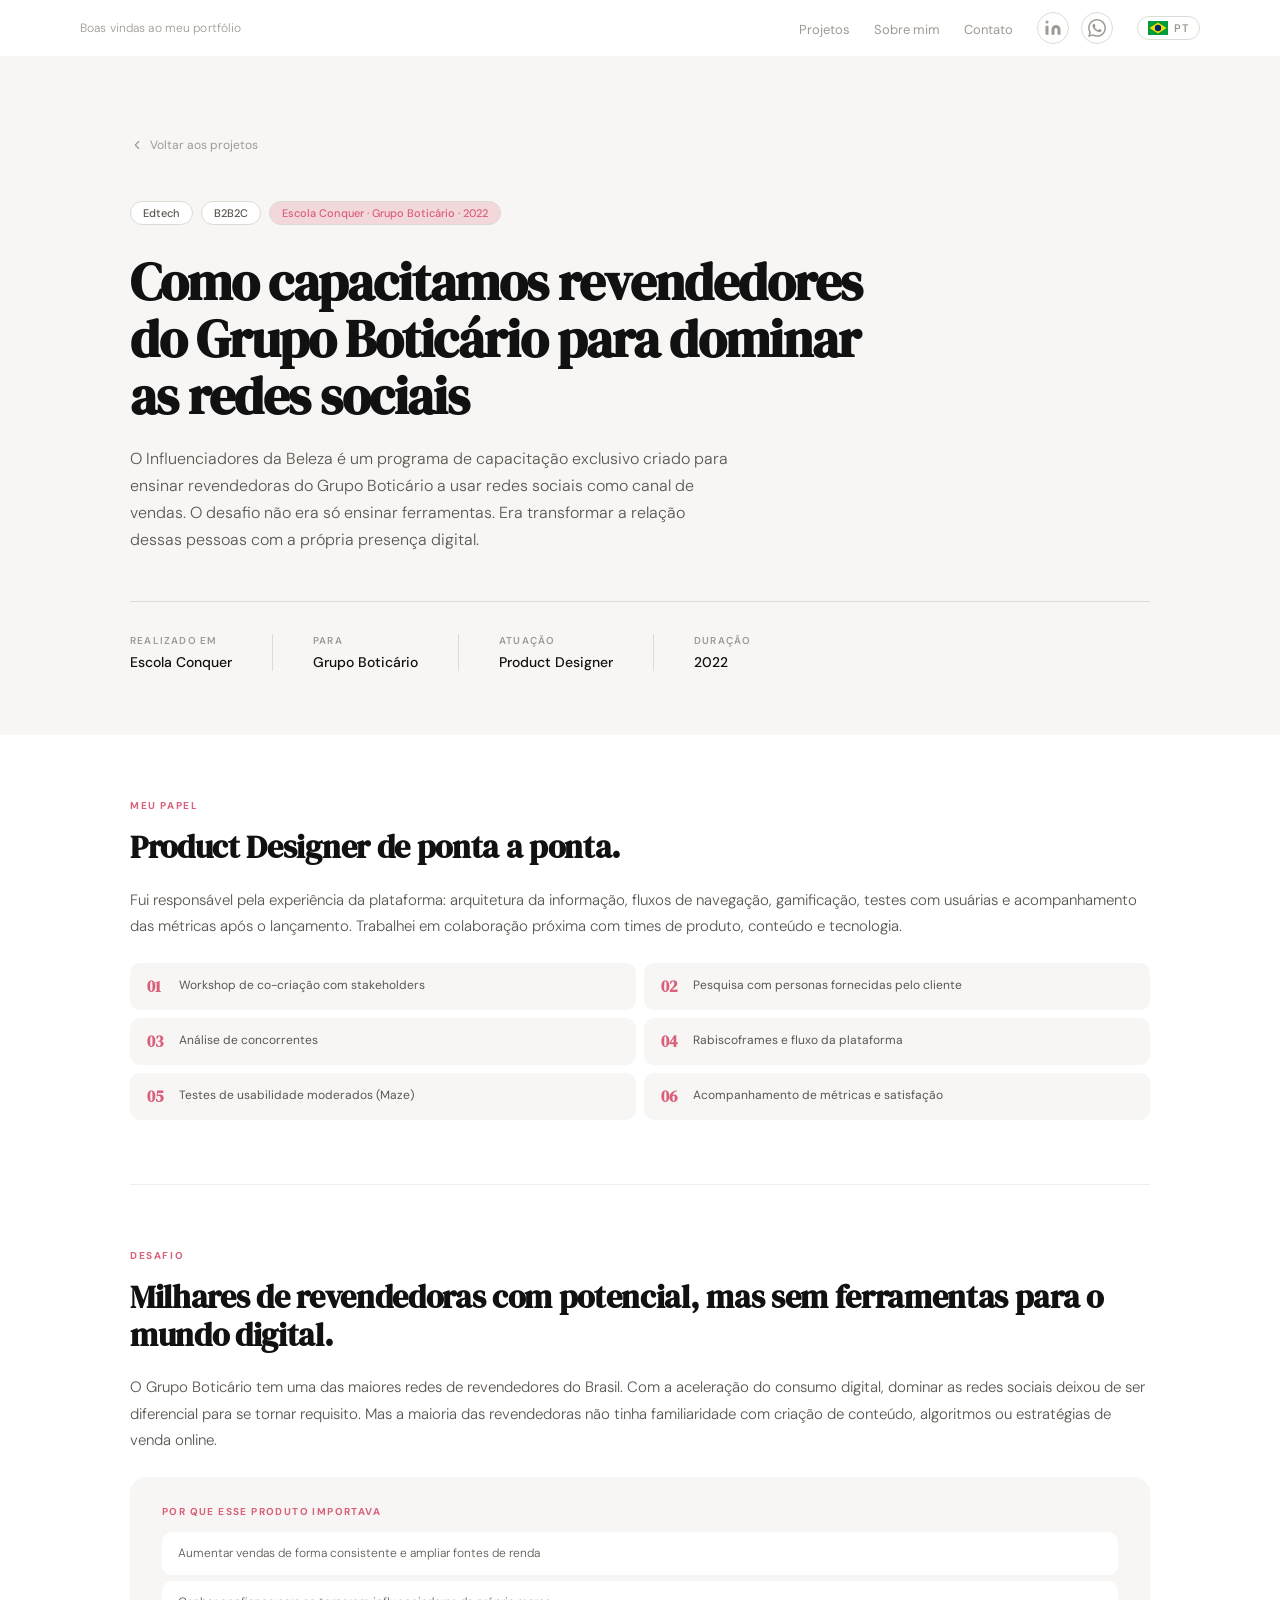
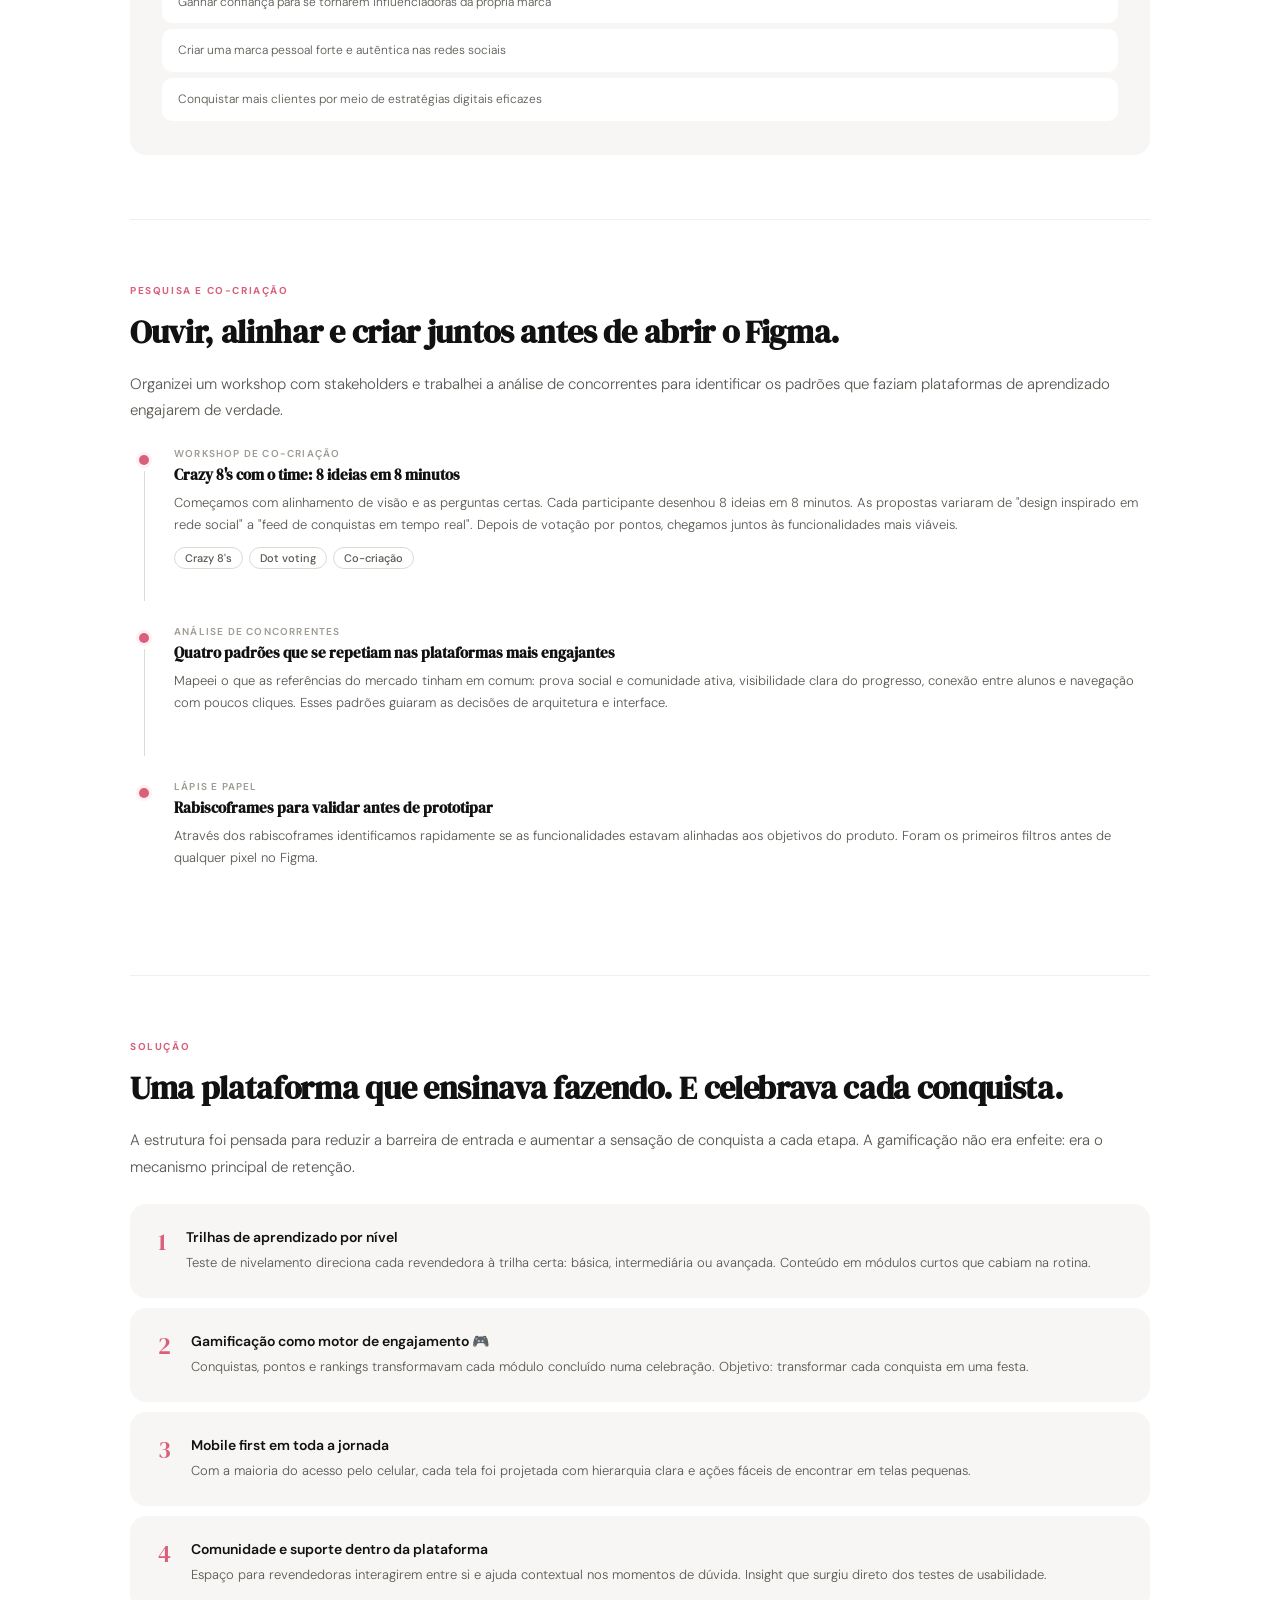
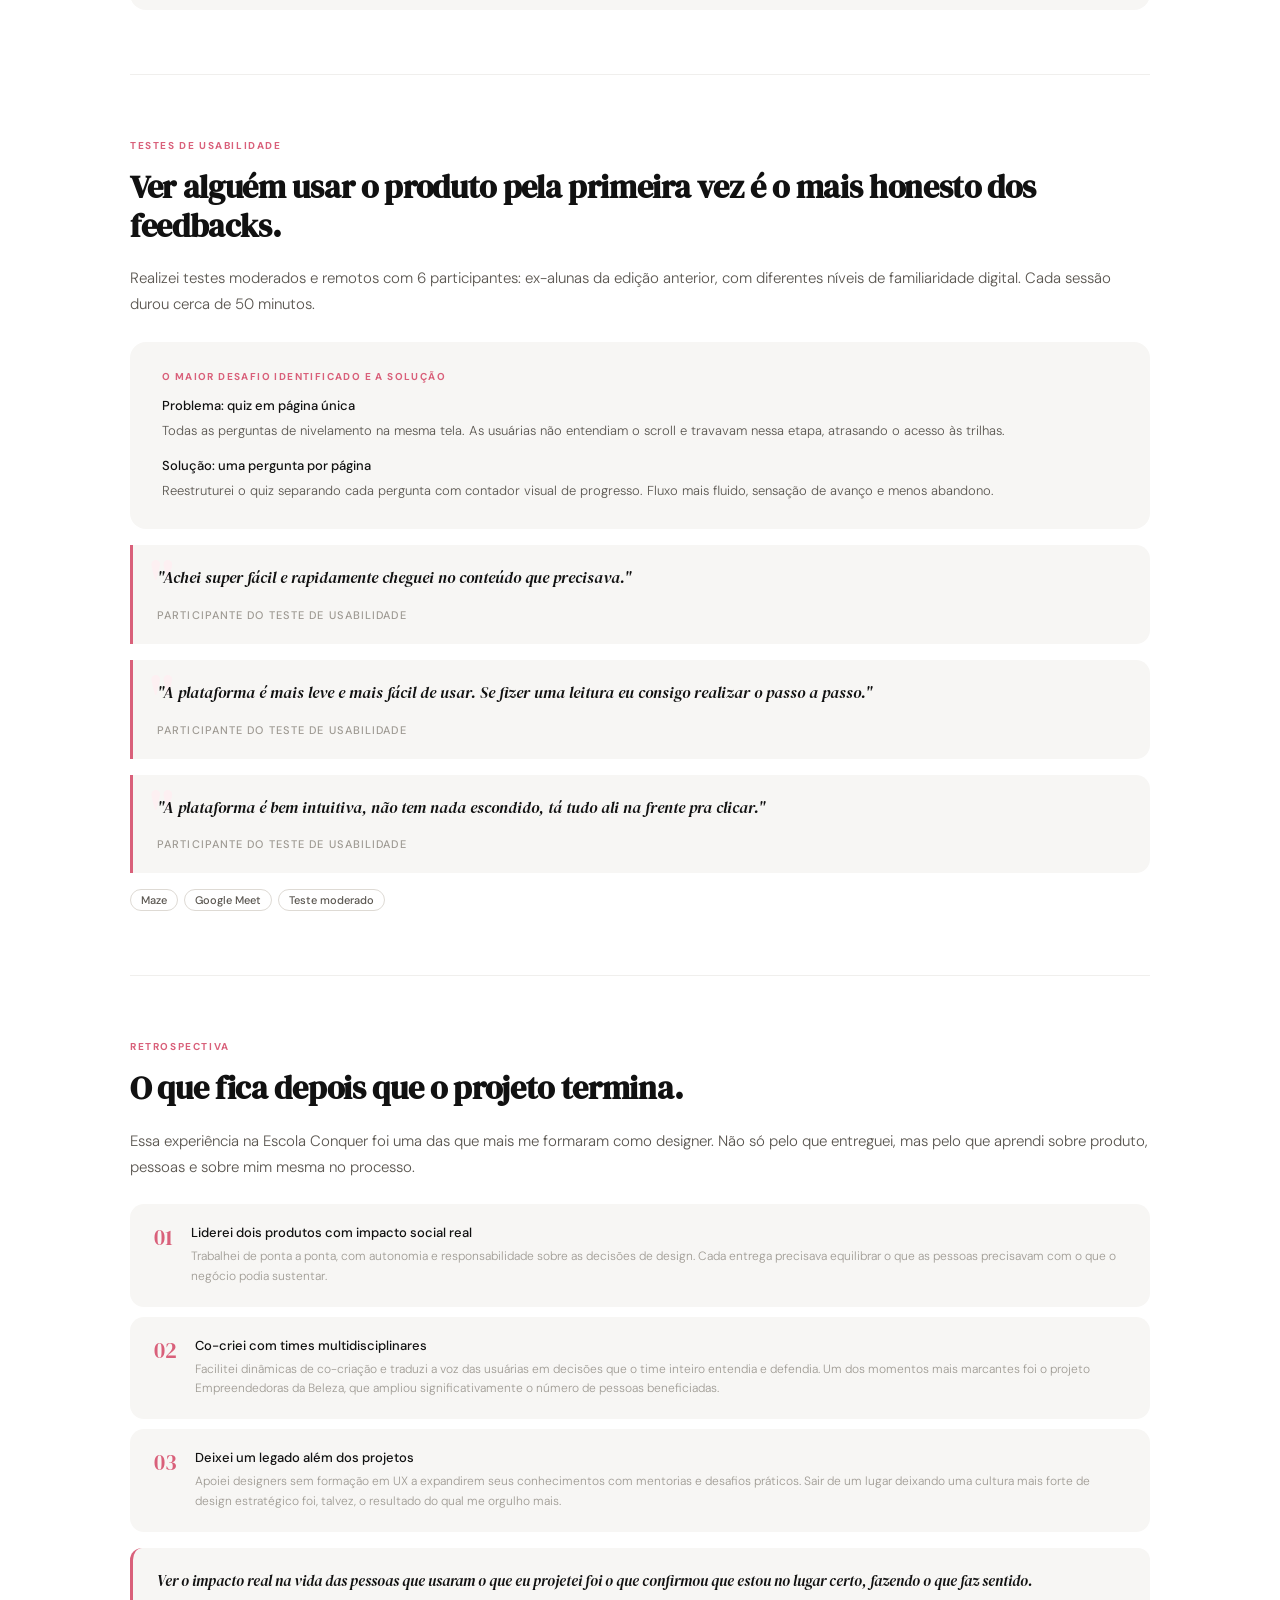
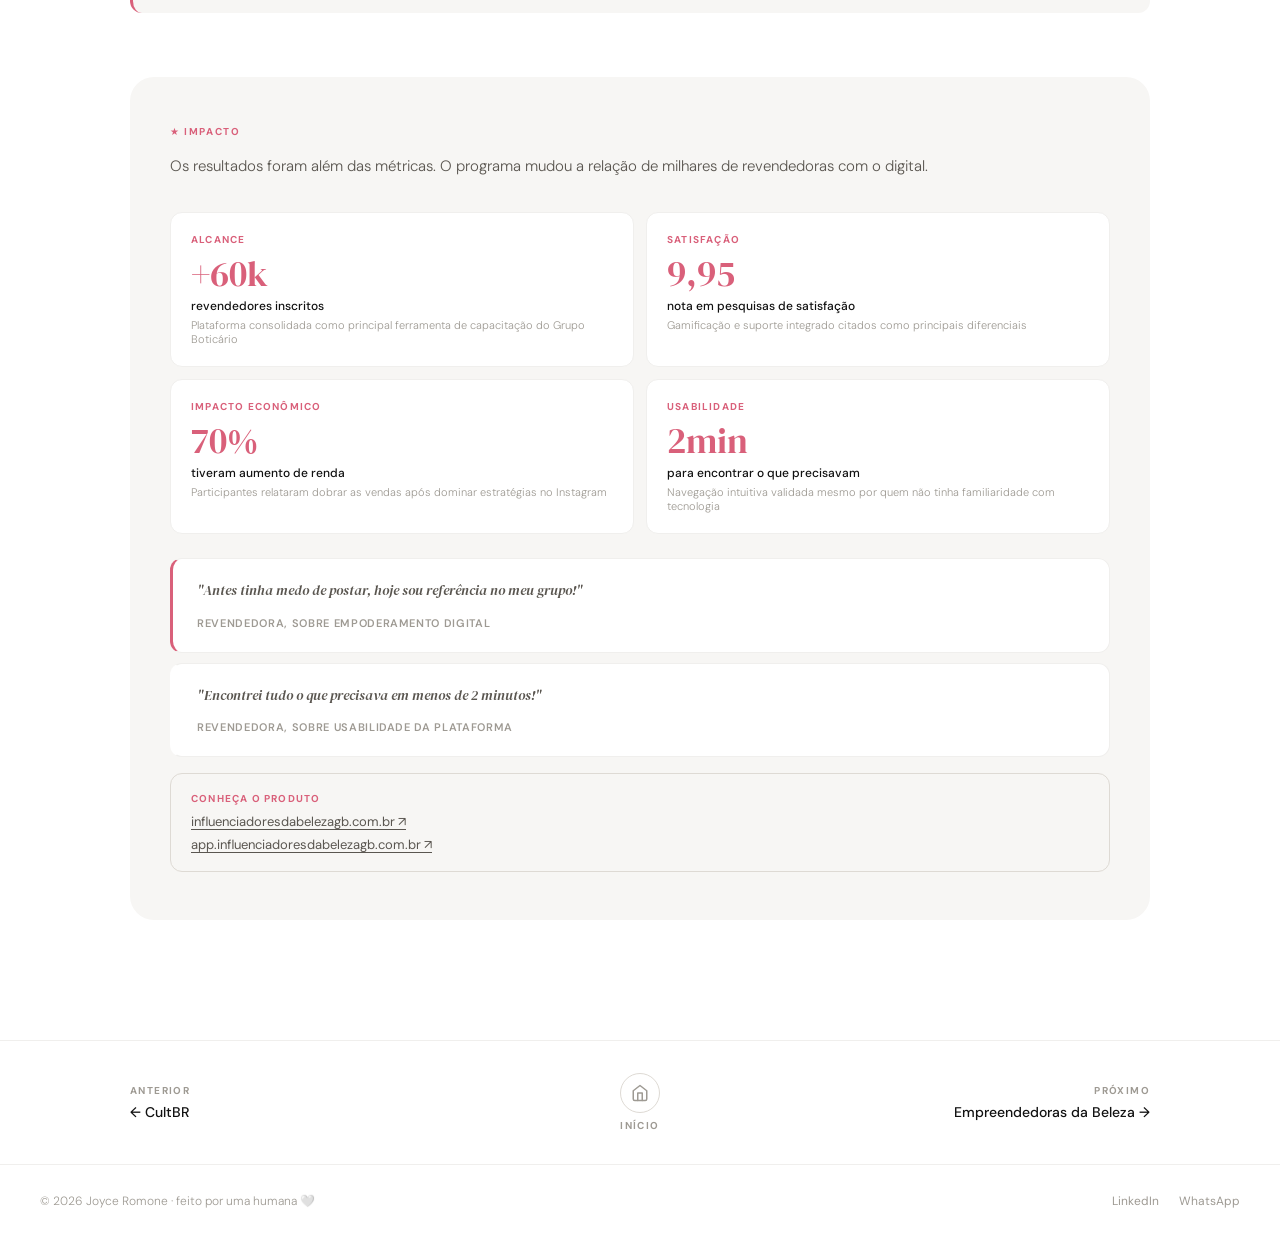
<file: case-boticario.html>
<!DOCTYPE html>
<html lang="pt-BR">
<head>
  <meta charset="UTF-8" />
  <meta name="viewport" content="width=device-width, initial-scale=1.0" />
  <title>Influenciadores da Beleza · Joyce Romone</title>
  <link rel="preconnect" href="https://fonts.googleapis.com" />
  <link rel="preconnect" href="https://fonts.gstatic.com" crossorigin />
  <link href="https://fonts.googleapis.com/css2?family=DM+Serif+Display:ital@0;1&family=DM+Sans:ital,opsz,wght@0,9..40,300;0,9..40,400;0,9..40,500;0,9..40,600;1,9..40,300&display=swap" rel="stylesheet" />
  <link rel="stylesheet" href="style.css" />
  <link rel="stylesheet" href="case-einscricao.html" />
  <style>
    /* reutiliza o mesmo padrão de case-einscricao — estilos inline aqui */
    .case-page{padding-top:56px}
    .case-hero {
      background: var(--off);
      color: var(--black);
      padding: 80px 0 64px;
    }
    .case-hero__back{display:inline-flex;align-items:center;gap:6px;font-size:12px;font-weight:400;color:var(--gray-3);margin-bottom:48px;transition:color .2s;text-decoration:none}
    .case-hero__back:hover{color:var(--black)}
    .case-hero__tags{display:flex;flex-wrap:wrap;gap:8px;margin-bottom:28px}
    .case-hero__tag{font-size:11px;font-weight:500;padding:4px 12px;border-radius:100px;background: var(--white); border: 1px solid var(--gray-2);color: var(--gray-4);border:1px solid var(--gray-2)}
    .case-hero__tag--pink{background:rgba(217,96,122,.2);color:var(--pink)}
    .case-hero__title{font-family:'DM Serif Display',serif;font-size:clamp(28px,4.5vw,52px);line-height:1.1;letter-spacing:-.02em;color:var(--black);max-width:760px;margin-bottom:20px}
    .case-hero__summary{font-size:16px;font-weight:300;color:var(--gray-4);line-height:1.7;max-width:600px}
    .case-hero__meta{display:flex;gap:0;margin-top:48px;border-top:1px solid var(--gray-2);padding-top:32px;flex-wrap:wrap;gap:0}
    .case-hero__meta-item{padding-right:40px;margin-right:40px;border-right:1px solid var(--gray-2)}
    .case-hero__meta-item:last-child{border-right:none;padding-right:0;margin-right:0}
    .case-hero__meta-label{font-size:10px;font-weight:600;letter-spacing:.12em;text-transform:uppercase;color:var(--gray-3);margin-bottom:6px}
    .case-hero__meta-value{font-size:14px;font-weight:500;color:var(--black)}
    .case-body {
      max-width: 1100px;
      margin: 0 auto;
      padding: 0 40px 120px;
    }
    .case-section{padding:64px 0 0}
    .case-section__label{font-size:10px;font-weight:700;letter-spacing:.16em;text-transform:uppercase;color:var(--pink);margin-bottom:16px;display:block}
    .case-section__title{font-family:'DM Serif Display',serif;font-size:clamp(22px,3vw,32px);line-height:1.2;letter-spacing:-.01em;color:var(--black);margin-bottom:20px}
    .case-section__lead{font-size:15px;font-weight:300;color:var(--gray-4);line-height:1.75;margin-bottom:24px}
    .case-divider{height:1px;background:var(--gray-1);margin:64px 0 0}
    .case-box{background:var(--off);border-radius:16px;padding:28px 32px;margin-bottom:16px}
    .case-box__label{font-size:10px;font-weight:700;letter-spacing:.14em;text-transform:uppercase;color:var(--pink);margin-bottom:14px;display:block}
    .role-grid{display:grid;grid-template-columns:1fr 1fr;gap:8px;margin-bottom:20px}
    .role-item{background:var(--off);border-radius:10px;padding:12px 16px;display:flex;gap:12px;align-items:flex-start}
    .role-item__num{font-family:'DM Serif Display',serif;font-size:16px;color:var(--pink);flex-shrink:0;line-height:1.3}
    .role-item__text{font-size:12px;font-weight:400;color:var(--gray-4);line-height:1.5}
    .timeline{display:flex;flex-direction:column}
    .timeline__item{display:grid;grid-template-columns:28px 1fr;gap:16px}
    .timeline__spine{display:flex;flex-direction:column;align-items:center}
    .timeline__dot{width:10px;height:10px;border-radius:50%;background:var(--pink);flex-shrink:0;margin-top:4px}
    .timeline__line{width:1px;flex:1;background:var(--gray-2);margin-top:6px}
    .timeline__item:last-child .timeline__line{display:none}
    .timeline__content{padding-bottom:32px}
    .timeline__step{font-size:10px;font-weight:600;letter-spacing:.12em;text-transform:uppercase;color:var(--gray-3);margin-bottom:6px}
    .timeline__title{font-size:15px;font-weight:600;color:var(--black);margin-bottom:8px}
    .timeline__text{font-size:13px;font-weight:300;color:var(--gray-4);line-height:1.7;margin-bottom:10px}
    .tool-pills{display:flex;flex-wrap:wrap;gap:6px}
    .tool-pill{font-size:11px;font-weight:500;padding:3px 10px;border-radius:100px;background:var(--white);color:var(--gray-4);border:1px solid var(--gray-2)}
    .pain-item{padding:12px 16px;background:var(--white);border-radius:10px;font-size:12px;font-weight:300;color:var(--gray-4);line-height:1.55;margin-bottom:6px}
    .stat-row{display:grid;grid-template-columns:repeat(3,1fr);gap:10px;margin-bottom:14px}
    .stat-card{background:var(--white);border-radius:12px;padding:18px;text-align:center}
    .stat-card__num{font-family:'DM Serif Display',serif;font-size:32px;color:var(--pink);margin-bottom:4px}
    .stat-card__label{font-size:11px;font-weight:500;color:var(--black);margin-bottom:4px}
    .stat-card__sub{font-size:10px;font-weight:300;color:var(--gray-3);line-height:1.5}
    .case-quote{border-left:3px solid var(--pink);padding:20px 24px;margin:16px 0;background:var(--off);border-radius:0 14px 14px 0}
    .case-quote__text{font-family:'DM Serif Display',serif;font-size:16px;font-style:italic;color:var(--black);line-height:1.6;margin-bottom:12px}
    .case-quote__author{font-size:11px;font-weight:500;color:var(--gray-3);text-transform:uppercase;letter-spacing:.1em}
    .feature-item{background:var(--off);border-radius:16px;padding:24px 28px;margin-bottom:10px;display:flex;gap:20px;align-items:flex-start}
    .feature-item__num{font-family:'DM Serif Display',serif;font-size:24px;color:var(--pink);flex-shrink:0;line-height:1;margin-top:2px}
    .feature-item__title{font-size:14px;font-weight:600;color:var(--black);margin-bottom:6px}
    .feature-item__desc{font-size:13px;font-weight:300;color:var(--gray-4);line-height:1.7}
    .case-impact{background: var(--off);border-radius:24px;padding:48px 40px;margin-top:64px}
    .case-impact__label{font-size:10px;font-weight:700;letter-spacing:.16em;text-transform:uppercase;color:var(--pink);margin-bottom:16px;display:block}
    .case-impact__intro{font-size:15px;font-weight:300;color:var(--gray-4);line-height:1.7;margin-bottom:32px}
    .impact-grid{display:grid;grid-template-columns:1fr 1fr;gap:12px;margin-bottom:24px}
    .impact-card{background:var(--white);border:1px solid var(--gray-1);border-radius:12px;padding:20px}
    .impact-card__label{font-size:10px;font-weight:700;letter-spacing:.12em;text-transform:uppercase;color:var(--pink);margin-bottom:10px}
    .impact-card__num{font-family:'DM Serif Display',serif;font-size:36px;color:var(--pink);line-height:1;margin-bottom:6px}
    .impact-card__title{font-size:12px;font-weight:500;color:var(--black);margin-bottom:4px}
    .impact-card__sub{font-size:11px;font-weight:300;color:var(--gray-3)}
    .impact-quote{background:var(--white);border:1px solid var(--gray-1);border-radius:12px;padding:20px 24px;border-left:3px solid var(--pink);margin-bottom:10px}
    .impact-quote__text{font-family:'DM Serif Display',serif;font-style:italic;font-size:14px;line-height:1.7;color:var(--gray-4);margin-bottom:8px}
    .impact-quote__author{font-size:11px;font-weight:600;color:var(--gray-3);letter-spacing:.06em;text-transform:uppercase}
    .challenge-item{background:var(--off);border-radius:14px;padding:20px 24px;margin-bottom:10px;display:flex;gap:18px;align-items:flex-start}
    .challenge-item__num{font-family:'DM Serif Display',serif;font-size:22px;color:var(--pink);flex-shrink:0;line-height:1;margin-top:2px}
    .challenge-item__title{font-size:13px;font-weight:500;color:var(--black);margin-bottom:6px}
    .challenge-item__desc{font-size:12px;font-weight:300;color:var(--gray-3);line-height:1.65}
    .validation-note{background:var(--off);border-radius:14px;padding:20px 24px;display:flex;gap:16px;align-items:flex-start;margin-top:16px}
    .validation-note__icon{width:28px;height:28px;border-radius:50%;background:var(--pink);color:var(--black);display:flex;align-items:center;justify-content:center;font-size:13px;font-weight:700;flex-shrink:0}
    .media-placeholder{background:var(--off);border:2px dashed var(--gray-2);border-radius:16px;display:flex;flex-direction:column;align-items:center;justify-content:center;gap:8px;padding:40px 20px;margin-bottom:16px;text-align:center}
    .media-placeholder__icon{font-size:28px;color:var(--gray-3)}
    .media-placeholder__label{font-size:13px;font-weight:500;color:var(--gray-3)}
    .media-placeholder__sub{font-size:11px;font-weight:300;color:var(--gray-3)}
    .product-link{display:flex;flex-direction:column;gap:6px;margin-top:8px}
    .product-link a{font-size:13px;font-weight:400;color:var(--gray-4);text-decoration:underline;text-underline-offset:3px}
    @media(max-width:768px){.case-body {
      max-width: 1100px;
      margin: 0 auto;
      padding: 0 40px 120px;
    }.case-hero {
      background: var(--off);
      color: var(--black);
      padding: 80px 0 64px;
    }.case-hero__meta{flex-direction:column;gap:20px}.case-hero__meta-item{border-right:none;padding-right:0;margin-right:0;border-bottom:1px solid var(--gray-2);padding-bottom:20px}.case-hero__meta-item:last-child{border-bottom:none;padding-bottom:0}.role-grid{grid-template-columns:1fr}.stat-row{grid-template-columns:1fr 1fr}.impact-grid{grid-template-columns:1fr}.case-impact{padding:32px 24px;border-radius:16px}}
    @media(max-width:480px){.stat-row{grid-template-columns:1fr}}

    /* ── CASE NAV ── */
    .case-nav {
      border-top: 1px solid var(--gray-1);
      background: var(--white);
      padding: 32px 0;
    }
    .case-nav__inner {
      max-width: 1100px;
      margin: 0 auto;
      padding: 0 40px;
      display: grid;
      grid-template-columns: 1fr auto 1fr;
      align-items: center;
      gap: 24px;
    }
    .case-nav__item {
      display: flex;
      flex-direction: column;
      gap: 6px;
      text-decoration: none;
    }
    .case-nav__item--prev { align-items: flex-start; }
    .case-nav__item--next { align-items: flex-end; }
    .case-nav__item--disabled { pointer-events: none; opacity: .25; }
    .case-nav__label {
      font-size: 10px;
      font-weight: 700;
      letter-spacing: .14em;
      text-transform: uppercase;
      color: var(--gray-3);
    }
    .case-nav__title {
      font-size: 14px;
      font-weight: 500;
      color: var(--black);
      transition: color .2s;
    }
    .case-nav__item:hover .case-nav__title { color: var(--pink); }
    .case-nav__home {
      display: flex;
      flex-direction: column;
      align-items: center;
      gap: 6px;
      text-decoration: none;
    }
    .case-nav__home-icon {
      width: 40px;
      height: 40px;
      border-radius: 50%;
      border: 1px solid var(--gray-2);
      display: flex;
      align-items: center;
      justify-content: center;
      color: var(--gray-3);
      transition: border-color .2s, color .2s;
    }
    .case-nav__home:hover .case-nav__home-icon {
      border-color: var(--pink);
      color: var(--pink);
    }
    .case-nav__home-label {
      font-size: 10px;
      font-weight: 700;
      letter-spacing: .14em;
      text-transform: uppercase;
      color: var(--gray-3);
    }
    @media (max-width: 600px) {
      .case-nav__inner { padding: 0 24px; gap: 12px; }
      .case-nav__title { font-size: 12px; }
    }

  </style>
</head>
<body class="case-page">

  <nav class="nav scrolled" id="nav">
    <div class="nav__inner">
      <span class="nav__greeting">Boas vindas ao meu portfólio</span>
      <div class="nav__right">
        <ul class="nav__links">
          <li><a href="index.html#projects">Projetos</a></li>
          <li><a href="index.html#about">Sobre mim</a></li>
          <li><a href="contato.html">Contato</a></li>
        </ul>
        <div class="nav__icons">
          <a href="https://www.linkedin.com/in/joyromone/" target="_blank" class="nav__icon-link" aria-label="LinkedIn"><svg width="18" height="18" viewBox="0 0 24 24" fill="currentColor"><path d="M16 8a6 6 0 0 1 6 6v7h-4v-7a2 2 0 0 0-2-2 2 2 0 0 0-2 2v7h-4v-7a6 6 0 0 1 6-6z"/><rect x="2" y="9" width="4" height="12"/><circle cx="4" cy="4" r="2"/></svg></a>
          <a href="https://api.whatsapp.com/send?phone=555582996967877" target="_blank" class="nav__icon-link" aria-label="WhatsApp"><svg width="18" height="18" viewBox="0 0 24 24" fill="currentColor"><path d="M17.472 14.382c-.297-.149-1.758-.867-2.03-.967-.273-.099-.471-.148-.67.15-.197.297-.767.966-.94 1.164-.173.199-.347.223-.644.075-.297-.15-1.255-.463-2.39-1.475-.883-.788-1.48-1.761-1.653-2.059-.173-.297-.018-.458.13-.606.134-.133.298-.347.446-.52.149-.174.198-.298.298-.497.099-.198.05-.371-.025-.52-.075-.149-.669-1.612-.916-2.207-.242-.579-.487-.5-.669-.51-.173-.008-.371-.01-.57-.01-.198 0-.52.074-.792.372-.272.297-1.04 1.016-1.04 2.479 0 1.462 1.065 2.875 1.213 3.074.149.198 2.096 3.2 5.077 4.487.709.306 1.262.489 1.694.625.712.227 1.36.195 1.871.118.571-.085 1.758-.719 2.006-1.413.248-.694.248-1.289.173-1.413-.074-.124-.272-.198-.57-.347m-5.421 7.403h-.004a9.87 9.87 0 0 1-5.031-1.378l-.361-.214-3.741.982.998-3.648-.235-.374a9.86 9.86 0 0 1-1.51-5.26c.001-5.45 4.436-9.884 9.888-9.884 2.64 0 5.122 1.03 6.988 2.898a9.825 9.825 0 0 1 2.893 6.994c-.003 5.45-4.437 9.884-9.885 9.884m8.413-18.297A11.815 11.815 0 0 0 12.05 0C5.495 0 .16 5.335.157 11.892c0 2.096.547 4.142 1.588 5.945L.057 24l6.305-1.654a11.882 11.882 0 0 0 5.683 1.448h.005c6.554 0 11.89-5.335 11.893-11.893a11.821 11.821 0 0 0-3.48-8.413z"/></svg></a>
        </div>
        <button class="nav__hamburger" id="navHamburger" aria-label="Menu" onclick="toggleMobileMenu()"><span></span><span></span><span></span></button>
        <div class="nav__lang" id="langToggle">
          <span class="nav__lang-current"><svg width="20" height="14" viewBox="0 0 20 14" xmlns="http://www.w3.org/2000/svg"><rect width="20" height="14" fill="#009c3b"/><polygon points="10,1.5 18.5,7 10,12.5 1.5,7" fill="#fedf00"/><circle cx="10" cy="7" r="3.2" fill="#002776"/></svg><span>PT</span></span>
          <div class="nav__lang-dropdown" id="langDropdown">
            <button class="nav__lang-option nav__lang-option--active" data-lang="pt"><svg width="20" height="14" viewBox="0 0 24 16" xmlns="http://www.w3.org/2000/svg"><rect width="24" height="16" fill="#009c3b"/><polygon points="12,1.5 22,8 12,14.5 2,8" fill="#fedf00"/><circle cx="12" cy="8" r="3.8" fill="#002776"/></svg><span>PT</span></button>
            <button class="nav__lang-option" data-lang="en"><svg width="20" height="14" viewBox="0 0 24 16" xmlns="http://www.w3.org/2000/svg"><rect width="24" height="16" fill="#012169"/><rect x="10" y="0" width="4" height="16" fill="white"/><rect x="0" y="6" width="24" height="4" fill="white"/><rect x="11" y="0" width="2" height="16" fill="#C8102E"/><rect x="0" y="7" width="24" height="2" fill="#C8102E"/></svg><span>EN</span></button>
            <button class="nav__lang-option" data-lang="es"><svg width="20" height="14" viewBox="0 0 24 16" xmlns="http://www.w3.org/2000/svg"><rect width="24" height="16" fill="#c60b1e"/><rect y="3.5" width="24" height="9" fill="#ffc400"/></svg><span>ES</span></button>
          </div>
        </div>
      </div>
    </div>
  </nav>

  <div class="mobile-menu" id="mobileMenu">
    <div class="mobile-menu__inner">
      <nav class="mobile-menu__nav">
        <a href="index.html#projects" class="mobile-menu__link" onclick="closeMobileMenu()">Projetos</a>
        <a href="index.html#about" class="mobile-menu__link" onclick="closeMobileMenu()">Sobre mim</a>
        <a href="contato.html" class="mobile-menu__link">Contato</a>
      </nav>
    </div>
  </div>

  <!-- HERO -->
  <section class="case-hero">
    <div class="container">
      <a href="index.html" class="case-hero__back">
        <svg width="14" height="14" viewBox="0 0 24 24" fill="none" stroke="currentColor" stroke-width="2" stroke-linecap="round" stroke-linejoin="round"><polyline points="15 18 9 12 15 6"/></svg>
        Voltar aos projetos
      </a>
      <div class="case-hero__tags">
        <span class="case-hero__tag">Edtech</span>
        <span class="case-hero__tag">B2B2C</span>
        <span class="case-hero__tag case-hero__tag--pink">Escola Conquer · Grupo Boticário · 2022</span>
      </div>
      <h1 class="case-hero__title">Como capacitamos revendedores do Grupo Boticário para dominar as redes sociais</h1>
      <p class="case-hero__summary">O Influenciadores da Beleza é um programa de capacitação exclusivo criado para ensinar revendedoras do Grupo Boticário a usar redes sociais como canal de vendas. O desafio não era só ensinar ferramentas. Era transformar a relação dessas pessoas com a própria presença digital.</p>
      <div class="case-hero__meta">
        <div class="case-hero__meta-item"><div class="case-hero__meta-label">Realizado em</div><div class="case-hero__meta-value">Escola Conquer</div></div>
        <div class="case-hero__meta-item"><div class="case-hero__meta-label">Para</div><div class="case-hero__meta-value">Grupo Boticário</div></div>
        <div class="case-hero__meta-item"><div class="case-hero__meta-label">Atuação</div><div class="case-hero__meta-value">Product Designer</div></div>
        <div class="case-hero__meta-item"><div class="case-hero__meta-label">Duração</div><div class="case-hero__meta-value">2022</div></div>
      </div>
    </div>
  </section>

  <!-- CORPO -->
  <div class="case-body">

    <!-- MEU PAPEL -->
    <div class="case-section">
      <span class="case-section__label">Meu papel</span>
      <h2 class="case-section__title">Product Designer de ponta a ponta.</h2>
      <p class="case-section__lead">Fui responsável pela experiência da plataforma: arquitetura da informação, fluxos de navegação, gamificação, testes com usuárias e acompanhamento das métricas após o lançamento. Trabalhei em colaboração próxima com times de produto, conteúdo e tecnologia.</p>
      <div class="role-grid">
        <div class="role-item"><span class="role-item__num">01</span><span class="role-item__text">Workshop de co-criação com stakeholders</span></div>
        <div class="role-item"><span class="role-item__num">02</span><span class="role-item__text">Pesquisa com personas fornecidas pelo cliente</span></div>
        <div class="role-item"><span class="role-item__num">03</span><span class="role-item__text">Análise de concorrentes</span></div>
        <div class="role-item"><span class="role-item__num">04</span><span class="role-item__text">Rabiscoframes e fluxo da plataforma</span></div>
        <div class="role-item"><span class="role-item__num">05</span><span class="role-item__text">Testes de usabilidade moderados (Maze)</span></div>
        <div class="role-item"><span class="role-item__num">06</span><span class="role-item__text">Acompanhamento de métricas e satisfação</span></div>
      </div>
    </div>

    <div class="case-divider"></div>

    <!-- DESAFIO -->
    <div class="case-section">
      <span class="case-section__label">Desafio</span>
      <h2 class="case-section__title">Milhares de revendedoras com potencial, mas sem ferramentas para o mundo digital.</h2>
      <p class="case-section__lead">O Grupo Boticário tem uma das maiores redes de revendedores do Brasil. Com a aceleração do consumo digital, dominar as redes sociais deixou de ser diferencial para se tornar requisito. Mas a maioria das revendedoras não tinha familiaridade com criação de conteúdo, algoritmos ou estratégias de venda online.</p>
      <div class="case-box">
        <span class="case-box__label">Por que esse produto importava</span>
        <div class="pain-item">Aumentar vendas de forma consistente e ampliar fontes de renda</div>
        <div class="pain-item">Ganhar confiança para se tornarem influenciadoras da própria marca</div>
        <div class="pain-item">Criar uma marca pessoal forte e autêntica nas redes sociais</div>
        <div class="pain-item">Conquistar mais clientes por meio de estratégias digitais eficazes</div>
      </div>
    </div>

    <div class="case-divider"></div>

    <!-- PESQUISA E CO-CRIAÇÃO -->
    <div class="case-section">
      <span class="case-section__label">Pesquisa e co-criação</span>
      <h2 class="case-section__title">Ouvir, alinhar e criar juntos antes de abrir o Figma.</h2>
      <p class="case-section__lead">Organizei um workshop com stakeholders e trabalhei a análise de concorrentes para identificar os padrões que faziam plataformas de aprendizado engajarem de verdade.</p>
      <div class="timeline">
        <div class="timeline__item">
          <div class="timeline__spine"><div class="timeline__dot"></div><div class="timeline__line"></div></div>
          <div class="timeline__content">
            <div class="timeline__step">Workshop de co-criação</div>
            <div class="timeline__title">Crazy 8's com o time: 8 ideias em 8 minutos</div>
            <p class="timeline__text">Começamos com alinhamento de visão e as perguntas certas. Cada participante desenhou 8 ideias em 8 minutos. As propostas variaram de "design inspirado em rede social" a "feed de conquistas em tempo real". Depois de votação por pontos, chegamos juntos às funcionalidades mais viáveis.</p>
            <div class="tool-pills"><span class="tool-pill">Crazy 8's</span><span class="tool-pill">Dot voting</span><span class="tool-pill">Co-criação</span></div>
          </div>
        </div>
        <div class="timeline__item">
          <div class="timeline__spine"><div class="timeline__dot"></div><div class="timeline__line"></div></div>
          <div class="timeline__content">
            <div class="timeline__step">Análise de concorrentes</div>
            <div class="timeline__title">Quatro padrões que se repetiam nas plataformas mais engajantes</div>
            <p class="timeline__text">Mapeei o que as referências do mercado tinham em comum: prova social e comunidade ativa, visibilidade clara do progresso, conexão entre alunos e navegação com poucos cliques. Esses padrões guiaram as decisões de arquitetura e interface.</p>
          </div>
        </div>
        <div class="timeline__item">
          <div class="timeline__spine"><div class="timeline__dot"></div></div>
          <div class="timeline__content">
            <div class="timeline__step">Lápis e papel</div>
            <div class="timeline__title">Rabiscoframes para validar antes de prototipar</div>
            <p class="timeline__text">Através dos rabiscoframes identificamos rapidamente se as funcionalidades estavam alinhadas aos objetivos do produto. Foram os primeiros filtros antes de qualquer pixel no Figma.</p>
          </div>
        </div>
      </div>
    </div>

    <div class="case-divider"></div>

    <!-- SOLUÇÃO -->
    <div class="case-section">
      <span class="case-section__label">Solução</span>
      <h2 class="case-section__title">Uma plataforma que ensinava fazendo. E celebrava cada conquista.</h2>
      <p class="case-section__lead">A estrutura foi pensada para reduzir a barreira de entrada e aumentar a sensação de conquista a cada etapa. A gamificação não era enfeite: era o mecanismo principal de retenção.</p>
      <div class="feature-item"><span class="feature-item__num">1</span><div><p class="feature-item__title">Trilhas de aprendizado por nível</p><p class="feature-item__desc">Teste de nivelamento direciona cada revendedora à trilha certa: básica, intermediária ou avançada. Conteúdo em módulos curtos que cabiam na rotina.</p></div></div>
      <div class="feature-item"><span class="feature-item__num">2</span><div><p class="feature-item__title">Gamificação como motor de engajamento 🎮</p><p class="feature-item__desc">Conquistas, pontos e rankings transformavam cada módulo concluído numa celebração. Objetivo: transformar cada conquista em uma festa.</p></div></div>
      <div class="feature-item"><span class="feature-item__num">3</span><div><p class="feature-item__title">Mobile first em toda a jornada</p><p class="feature-item__desc">Com a maioria do acesso pelo celular, cada tela foi projetada com hierarquia clara e ações fáceis de encontrar em telas pequenas.</p></div></div>
      <div class="feature-item"><span class="feature-item__num">4</span><div><p class="feature-item__title">Comunidade e suporte dentro da plataforma</p><p class="feature-item__desc">Espaço para revendedoras interagirem entre si e ajuda contextual nos momentos de dúvida. Insight que surgiu direto dos testes de usabilidade.</p></div></div>
    </div>

    <div class="case-divider"></div>

    <!-- TESTES -->
    <div class="case-section">
      <span class="case-section__label">Testes de usabilidade</span>
      <h2 class="case-section__title">Ver alguém usar o produto pela primeira vez é o mais honesto dos feedbacks.</h2>
      <p class="case-section__lead">Realizei testes moderados e remotos com 6 participantes: ex-alunas da edição anterior, com diferentes níveis de familiaridade digital. Cada sessão durou cerca de 50 minutos.</p>
      <div class="case-box">
        <span class="case-box__label">O maior desafio identificado e a solução</span>
        <p style="font-size:13px;font-weight:500;color:var(--black);margin-bottom:6px;">Problema: quiz em página única</p>
        <p style="font-size:13px;font-weight:300;color:var(--gray-4);line-height:1.65;margin-bottom:16px;">Todas as perguntas de nivelamento na mesma tela. As usuárias não entendiam o scroll e travavam nessa etapa, atrasando o acesso às trilhas.</p>
        <p style="font-size:13px;font-weight:500;color:var(--black);margin-bottom:6px;">Solução: uma pergunta por página</p>
        <p style="font-size:13px;font-weight:300;color:var(--gray-4);line-height:1.65;">Reestruturei o quiz separando cada pergunta com contador visual de progresso. Fluxo mais fluido, sensação de avanço e menos abandono.</p>
      </div>
      <div class="case-quote"><p class="case-quote__text">"Achei super fácil e rapidamente cheguei no conteúdo que precisava."</p><span class="case-quote__author">Participante do teste de usabilidade</span></div>
      <div class="case-quote"><p class="case-quote__text">"A plataforma é mais leve e mais fácil de usar. Se fizer uma leitura eu consigo realizar o passo a passo."</p><span class="case-quote__author">Participante do teste de usabilidade</span></div>
      <div class="case-quote"><p class="case-quote__text">"A plataforma é bem intuitiva, não tem nada escondido, tá tudo ali na frente pra clicar."</p><span class="case-quote__author">Participante do teste de usabilidade</span></div>
      <div class="tool-pills" style="margin-top:16px;"><span class="tool-pill">Maze</span><span class="tool-pill">Google Meet</span><span class="tool-pill">Teste moderado</span></div>
    </div>

    <div class="case-divider"></div>

    <!-- RETROSPECTIVA -->
    <div class="case-section">
      <span class="case-section__label">Retrospectiva</span>
      <h2 class="case-section__title">O que fica depois que o projeto termina.</h2>
      <p class="case-section__lead">Essa experiência na Escola Conquer foi uma das que mais me formaram como designer. Não só pelo que entreguei, mas pelo que aprendi sobre produto, pessoas e sobre mim mesma no processo.</p>
      <div class="challenge-item"><span class="challenge-item__num">01</span><div><p class="challenge-item__title">Liderei dois produtos com impacto social real</p><p class="challenge-item__desc">Trabalhei de ponta a ponta, com autonomia e responsabilidade sobre as decisões de design. Cada entrega precisava equilibrar o que as pessoas precisavam com o que o negócio podia sustentar.</p></div></div>
      <div class="challenge-item"><span class="challenge-item__num">02</span><div><p class="challenge-item__title">Co-criei com times multidisciplinares</p><p class="challenge-item__desc">Facilitei dinâmicas de co-criação e traduzi a voz das usuárias em decisões que o time inteiro entendia e defendia. Um dos momentos mais marcantes foi o projeto Empreendedoras da Beleza, que ampliou significativamente o número de pessoas beneficiadas.</p></div></div>
      <div class="challenge-item"><span class="challenge-item__num">03</span><div><p class="challenge-item__title">Deixei um legado além dos projetos</p><p class="challenge-item__desc">Apoiei designers sem formação em UX a expandirem seus conhecimentos com mentorias e desafios práticos. Sair de um lugar deixando uma cultura mais forte de design estratégico foi, talvez, o resultado do qual me orgulho mais.</p></div></div>
      <div style="margin-top:16px;padding:20px 24px;background:var(--off);border-radius:12px;border-left:3px solid var(--pink);">
        <p style="font-family:'DM Serif Display',serif;font-style:italic;font-size:15px;color:var(--black);line-height:1.7;">Ver o impacto real na vida das pessoas que usaram o que eu projetei foi o que confirmou que estou no lugar certo, fazendo o que faz sentido.</p>
      </div>
    </div>

    <!-- IMPACTO -->
    <div class="case-impact">
      <span class="case-impact__label">★ Impacto</span>
      <p class="case-impact__intro">Os resultados foram além das métricas. O programa mudou a relação de milhares de revendedoras com o digital.</p>
      <div class="impact-grid">
        <div class="impact-card"><div class="impact-card__label">Alcance</div><div class="impact-card__num">+60k</div><div class="impact-card__title">revendedores inscritos</div><div class="impact-card__sub">Plataforma consolidada como principal ferramenta de capacitação do Grupo Boticário</div></div>
        <div class="impact-card"><div class="impact-card__label">Satisfação</div><div class="impact-card__num">9,95</div><div class="impact-card__title">nota em pesquisas de satisfação</div><div class="impact-card__sub">Gamificação e suporte integrado citados como principais diferenciais</div></div>
        <div class="impact-card"><div class="impact-card__label">Impacto econômico</div><div class="impact-card__num">70%</div><div class="impact-card__title">tiveram aumento de renda</div><div class="impact-card__sub">Participantes relataram dobrar as vendas após dominar estratégias no Instagram</div></div>
        <div class="impact-card"><div class="impact-card__label">Usabilidade</div><div class="impact-card__num">2min</div><div class="impact-card__title">para encontrar o que precisavam</div><div class="impact-card__sub">Navegação intuitiva validada mesmo por quem não tinha familiaridade com tecnologia</div></div>
      </div>
      <div class="impact-quote"><p class="impact-quote__text">"Antes tinha medo de postar, hoje sou referência no meu grupo!"</p><span class="impact-quote__author">Revendedora, sobre empoderamento digital</span></div>
      <div class="impact-quote" style="border-left-color:rgba(255,255,255,.15)"><p class="impact-quote__text">"Encontrei tudo o que precisava em menos de 2 minutos!"</p><span class="impact-quote__author">Revendedora, sobre usabilidade da plataforma</span></div>
      <div style="margin-top:16px;background:var(--off);border-radius:12px;padding:18px 20px;border:1px solid var(--gray-2);">
        <div style="font-size:10px;font-weight:700;letter-spacing:.12em;text-transform:uppercase;color:var(--pink);margin-bottom:8px;">Conheça o produto</div>
        <div class="product-link">
          <a href="https://influenciadoresdabelezagb.com.br/" target="_blank">influenciadoresdabelezagb.com.br ↗</a>
          <a href="https://app.influenciadoresdabelezagb.com.br/login" target="_blank">app.influenciadoresdabelezagb.com.br ↗</a>
        </div>
      </div>
    </div>

  </div>

  <nav class="case-nav">
    <div class="case-nav__inner">
      <a href="case-cultbr.html" class="case-nav__item case-nav__item--prev">
        <span class="case-nav__label">Anterior</span>
        <span class="case-nav__title">← CultBR</span>
      </a>
      <a href="index.html" class="case-nav__home">
        <span class="case-nav__home-icon">
          <svg width="18" height="18" viewBox="0 0 24 24" fill="none" stroke="currentColor" stroke-width="2" stroke-linecap="round" stroke-linejoin="round"><path d="M3 9l9-7 9 7v11a2 2 0 0 1-2 2H5a2 2 0 0 1-2-2z"/><polyline points="9 22 9 12 15 12 15 22"/></svg>
        </span>
        <span class="case-nav__home-label">Início</span>
      </a>
      <a href="case-empreendedoras.html" class="case-nav__item case-nav__item--next">
        <span class="case-nav__label">Próximo</span>
        <span class="case-nav__title">Empreendedoras da Beleza →</span>
      </a>
    </div>
  </nav>
  <footer class="footer">
    <span class="footer__copy">© 2026 Joyce Romone · feito por uma humana 🤍</span>
    <div class="footer__links">
      <a href="https://www.linkedin.com/in/joyromone/" target="_blank">LinkedIn</a>
      <a href="https://api.whatsapp.com/send?phone=555582996967877" target="_blank">WhatsApp</a>
    </div>
  </footer>
  <script src="script.js"></script>
</body>
</html>
</file>
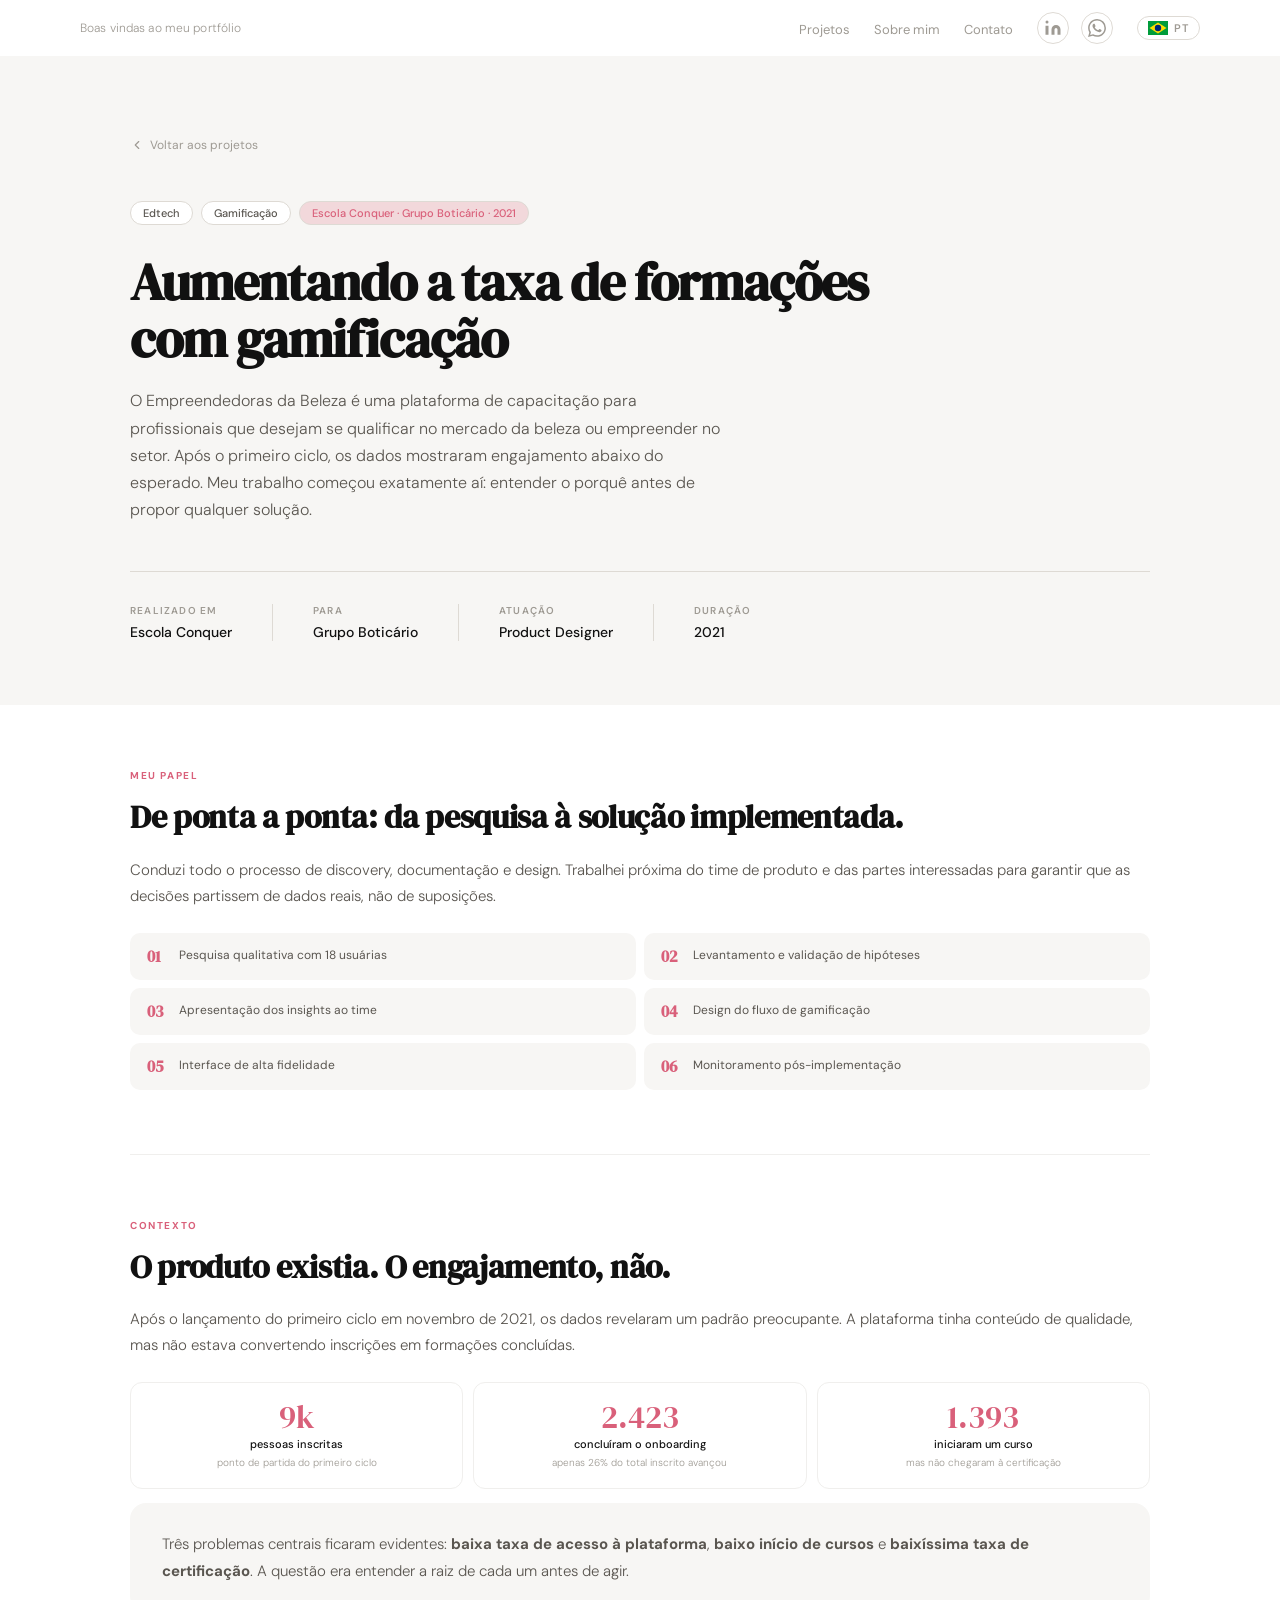
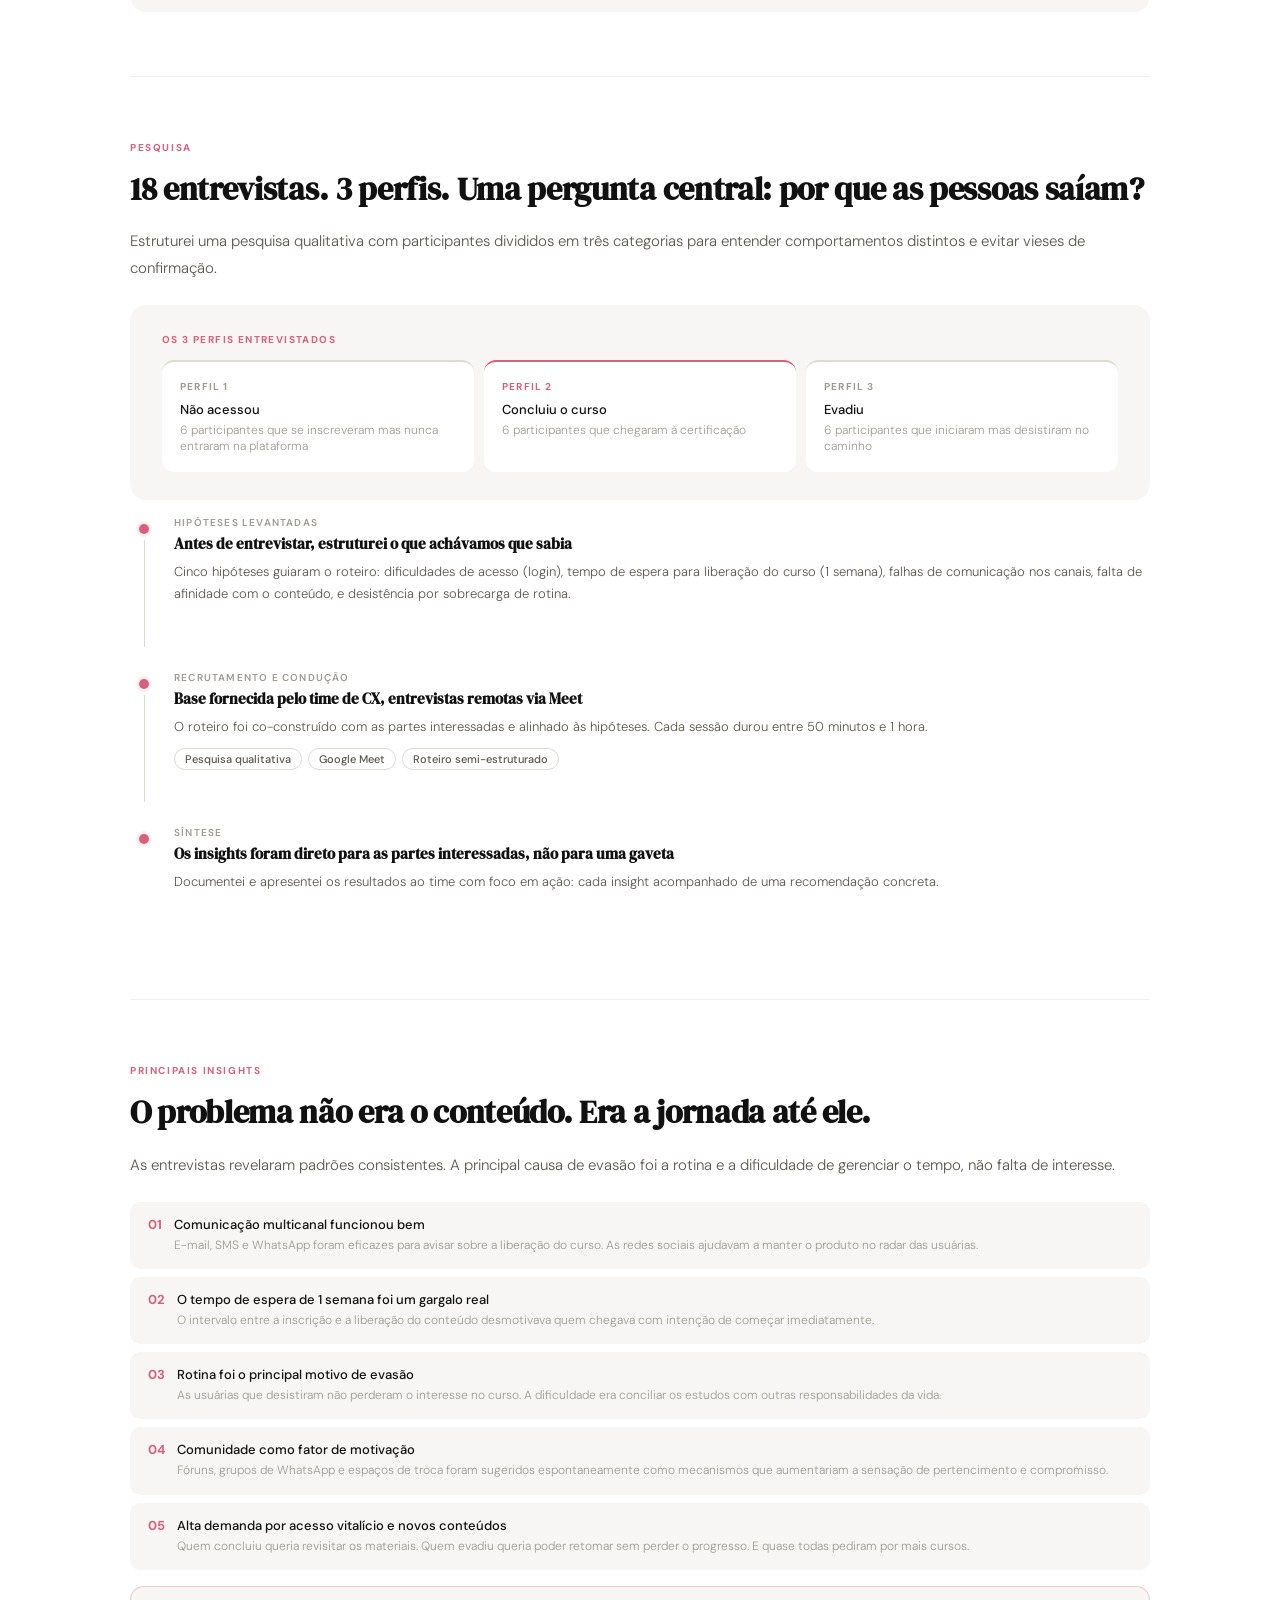
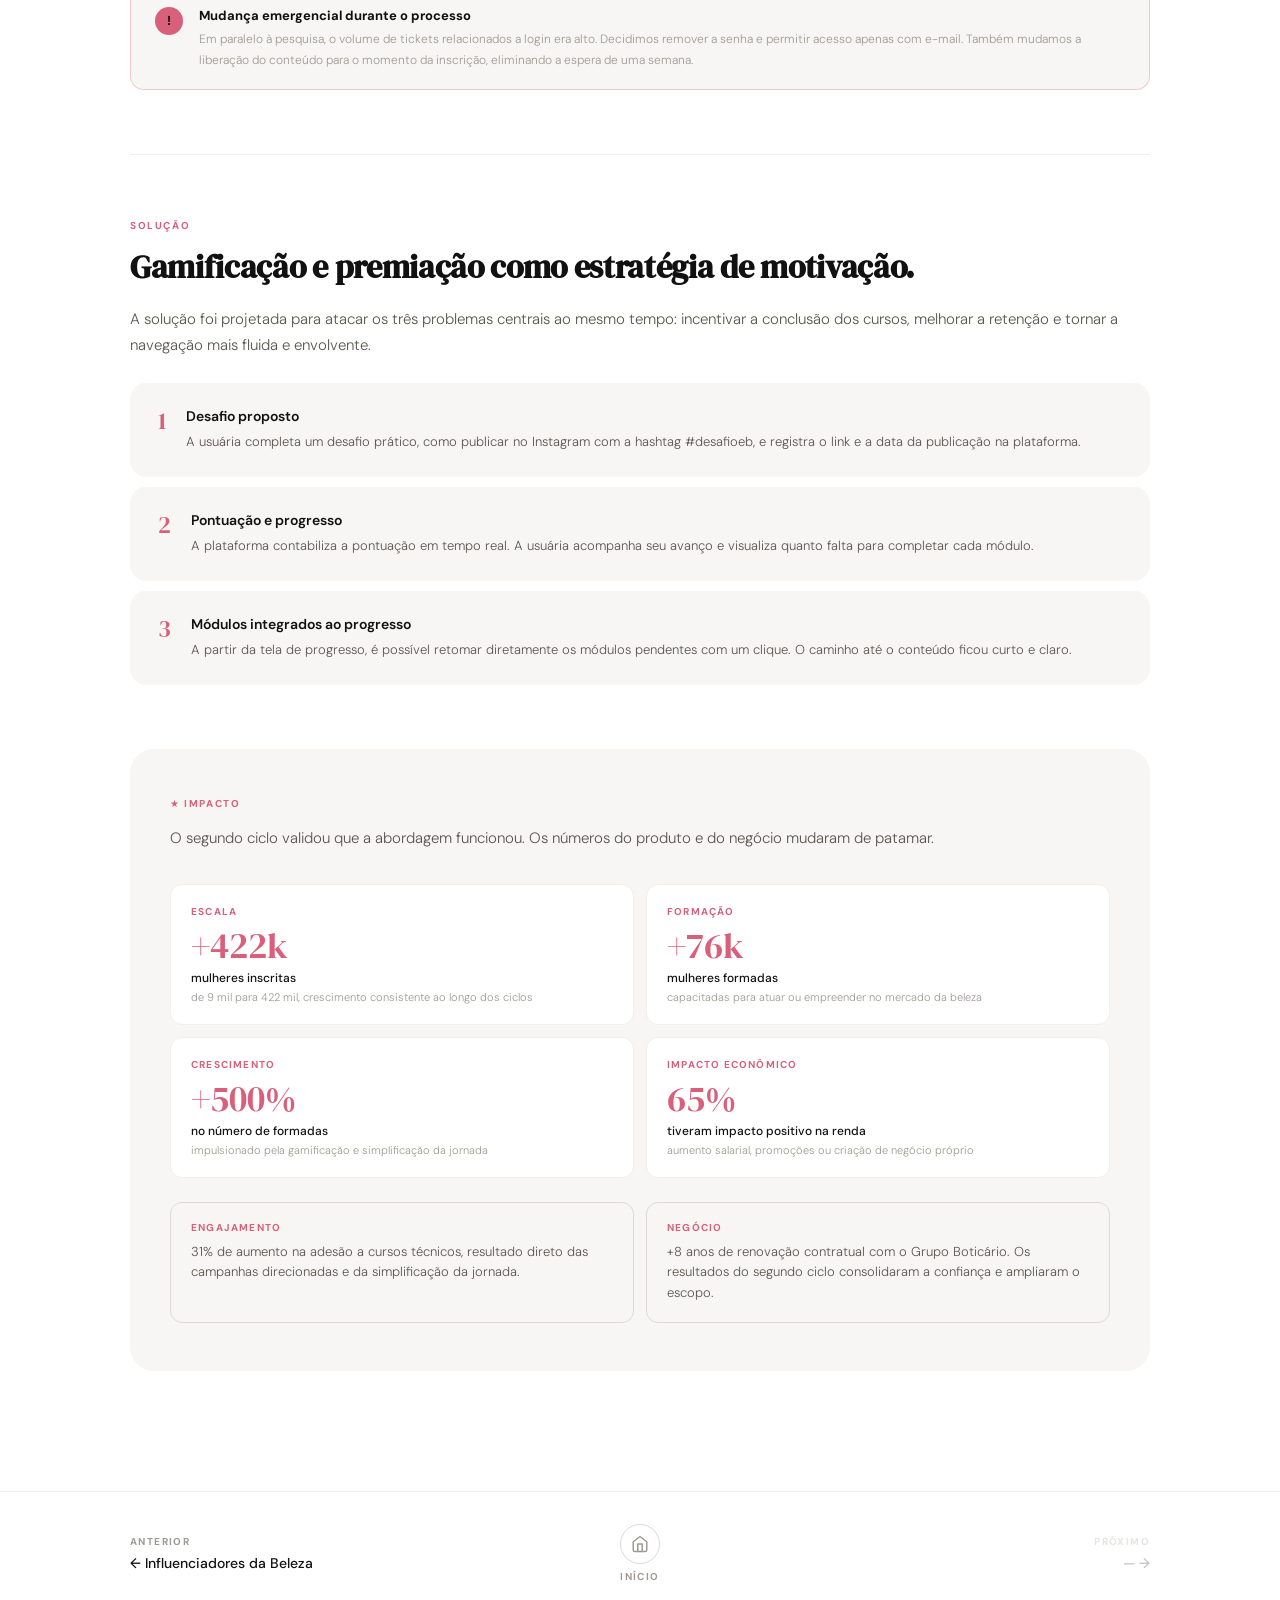
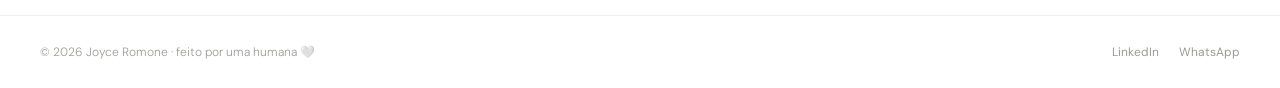
<file: case-empreendedoras.html>
<!DOCTYPE html>
<html lang="pt-BR">
<head>
  <meta charset="UTF-8" />
  <meta name="viewport" content="width=device-width, initial-scale=1.0" />
  <title>Empreendedoras da Beleza · Joyce Romone</title>
  <link rel="preconnect" href="https://fonts.googleapis.com" />
  <link rel="preconnect" href="https://fonts.gstatic.com" crossorigin />
  <link href="https://fonts.googleapis.com/css2?family=DM+Serif+Display:ital@0;1&family=DM+Sans:ital,opsz,wght@0,9..40,300;0,9..40,400;0,9..40,500;0,9..40,600;1,9..40,300&display=swap" rel="stylesheet" />
  <link rel="stylesheet" href="style.css" />
  <style>
    .case-page{padding-top:56px}
    .case-hero {
      background: var(--off);
      color: var(--black);
      padding: 80px 0 64px;
    }
    .case-hero__back{display:inline-flex;align-items:center;gap:6px;font-size:12px;font-weight:400;color:var(--gray-3);margin-bottom:48px;transition:color .2s;text-decoration:none}
    .case-hero__back:hover{color:var(--black)}
    .case-hero__tags{display:flex;flex-wrap:wrap;gap:8px;margin-bottom:28px}
    .case-hero__tag{font-size:11px;font-weight:500;padding:4px 12px;border-radius:100px;background: var(--white); border: 1px solid var(--gray-2);color: var(--gray-4);border:1px solid var(--gray-2)}
    .case-hero__tag--pink{background:rgba(217,96,122,.2);color:var(--pink)}
    .case-hero__title{font-family:'DM Serif Display',serif;font-size:clamp(28px,4.5vw,52px);line-height:1.1;letter-spacing:-.02em;color:var(--black);max-width:760px;margin-bottom:20px}
    .case-hero__summary{font-size:16px;font-weight:300;color:var(--gray-4);line-height:1.7;max-width:600px}
    .case-hero__meta{display:flex;gap:0;margin-top:48px;border-top:1px solid var(--gray-2);padding-top:32px;flex-wrap:wrap}
    .case-hero__meta-item{padding-right:40px;margin-right:40px;border-right:1px solid var(--gray-2)}
    .case-hero__meta-item:last-child{border-right:none;padding-right:0;margin-right:0}
    .case-hero__meta-label{font-size:10px;font-weight:600;letter-spacing:.12em;text-transform:uppercase;color:var(--gray-3);margin-bottom:6px}
    .case-hero__meta-value{font-size:14px;font-weight:500;color:var(--black)}
    .case-body {
      max-width: 1100px;
      margin: 0 auto;
      padding: 0 40px 120px;
    }
    .case-section{padding:64px 0 0}
    .case-section__label{font-size:10px;font-weight:700;letter-spacing:.16em;text-transform:uppercase;color:var(--pink);margin-bottom:16px;display:block}
    .case-section__title{font-family:'DM Serif Display',serif;font-size:clamp(22px,3vw,32px);line-height:1.2;letter-spacing:-.01em;color:var(--black);margin-bottom:20px}
    .case-section__lead{font-size:15px;font-weight:300;color:var(--gray-4);line-height:1.75;margin-bottom:24px}
    .case-divider{height:1px;background:var(--gray-1);margin:64px 0 0}
    .case-box{background:var(--off);border-radius:16px;padding:28px 32px;margin-bottom:16px}
    .case-box__label{font-size:10px;font-weight:700;letter-spacing:.14em;text-transform:uppercase;color:var(--pink);margin-bottom:14px;display:block}
    .role-grid{display:grid;grid-template-columns:1fr 1fr;gap:8px;margin-bottom:20px}
    .role-item{background:var(--off);border-radius:10px;padding:12px 16px;display:flex;gap:12px;align-items:flex-start}
    .role-item__num{font-family:'DM Serif Display',serif;font-size:16px;color:var(--pink);flex-shrink:0;line-height:1.3}
    .role-item__text{font-size:12px;font-weight:400;color:var(--gray-4);line-height:1.5}
    .timeline{display:flex;flex-direction:column}
    .timeline__item{display:grid;grid-template-columns:28px 1fr;gap:16px}
    .timeline__spine{display:flex;flex-direction:column;align-items:center}
    .timeline__dot{width:10px;height:10px;border-radius:50%;background:var(--pink);flex-shrink:0;margin-top:4px}
    .timeline__line{width:1px;flex:1;background:var(--gray-2);margin-top:6px}
    .timeline__item:last-child .timeline__line{display:none}
    .timeline__content{padding-bottom:32px}
    .timeline__step{font-size:10px;font-weight:600;letter-spacing:.12em;text-transform:uppercase;color:var(--gray-3);margin-bottom:6px}
    .timeline__title{font-size:15px;font-weight:600;color:var(--black);margin-bottom:8px}
    .timeline__text{font-size:13px;font-weight:300;color:var(--gray-4);line-height:1.7;margin-bottom:10px}
    .tool-pills{display:flex;flex-wrap:wrap;gap:6px}
    .tool-pill{font-size:11px;font-weight:500;padding:3px 10px;border-radius:100px;background:var(--white);color:var(--gray-4);border:1px solid var(--gray-2)}
    .stat-row{display:grid;grid-template-columns:repeat(3,1fr);gap:10px;margin-bottom:14px}
    .stat-card{background:var(--white);border-radius:12px;padding:18px;text-align:center}
    .stat-card__num{font-family:'DM Serif Display',serif;font-size:32px;color:var(--pink);margin-bottom:4px}
    .stat-card__label{font-size:11px;font-weight:500;color:var(--black);margin-bottom:4px}
    .stat-card__sub{font-size:10px;font-weight:300;color:var(--gray-3);line-height:1.5}
    .insight-item{padding:14px 18px;background:var(--off);border-radius:10px;display:flex;gap:12px;margin-bottom:8px}
    .insight-item__num{color:var(--pink);font-weight:700;flex-shrink:0;font-size:13px}
    .insight-item__title{font-size:13px;font-weight:500;color:var(--black);margin-bottom:3px}
    .insight-item__desc{font-size:12px;font-weight:300;color:var(--gray-3);line-height:1.6}
    .feature-item{background:var(--off);border-radius:16px;padding:24px 28px;margin-bottom:10px;display:flex;gap:20px;align-items:flex-start}
    .feature-item__num{font-family:'DM Serif Display',serif;font-size:24px;color:var(--pink);flex-shrink:0;line-height:1;margin-top:2px}
    .feature-item__title{font-size:14px;font-weight:600;color:var(--black);margin-bottom:6px}
    .feature-item__desc{font-size:13px;font-weight:300;color:var(--gray-4);line-height:1.7}
    .validation-note{background:var(--off);border-radius:14px;padding:20px 24px;display:flex;gap:16px;align-items:flex-start;margin-top:16px}
    .validation-note__icon{width:28px;height:28px;border-radius:50%;background:var(--pink);color:var(--black);display:flex;align-items:center;justify-content:center;font-size:13px;font-weight:700;flex-shrink:0}
    .case-impact{background: var(--off);border-radius:24px;padding:48px 40px;margin-top:64px}
    .case-impact__label{font-size:10px;font-weight:700;letter-spacing:.16em;text-transform:uppercase;color:var(--pink);margin-bottom:16px;display:block}
    .case-impact__intro{font-size:15px;font-weight:300;color:var(--gray-4);line-height:1.7;margin-bottom:32px}
    .impact-grid{display:grid;grid-template-columns:1fr 1fr;gap:12px;margin-bottom:24px}
    .impact-card{background:var(--white);border:1px solid var(--gray-1);border-radius:12px;padding:20px}
    .impact-card__label{font-size:10px;font-weight:700;letter-spacing:.12em;text-transform:uppercase;color:var(--pink);margin-bottom:10px}
    .impact-card__num{font-family:'DM Serif Display',serif;font-size:36px;color:var(--pink);line-height:1;margin-bottom:6px}
    .impact-card__title{font-size:12px;font-weight:500;color:var(--black);margin-bottom:4px}
    .impact-card__sub{font-size:11px;font-weight:300;color:var(--gray-3)}
    @media(max-width:768px){.case-body {
      max-width: 1100px;
      margin: 0 auto;
      padding: 0 40px 120px;
    }.case-hero {
      background: var(--off);
      color: var(--black);
      padding: 80px 0 64px;
    }.case-hero__meta{flex-direction:column;gap:20px}.case-hero__meta-item{border-right:none;padding-right:0;margin-right:0;border-bottom:1px solid var(--gray-2);padding-bottom:20px}.case-hero__meta-item:last-child{border-bottom:none;padding-bottom:0}.role-grid{grid-template-columns:1fr}.stat-row{grid-template-columns:1fr 1fr}.impact-grid{grid-template-columns:1fr}.case-impact{padding:32px 24px;border-radius:16px}}
    @media(max-width:480px){.stat-row{grid-template-columns:1fr}}

    /* ── CASE NAV ── */
    .case-nav {
      border-top: 1px solid var(--gray-1);
      background: var(--white);
      padding: 32px 0;
    }
    .case-nav__inner {
      max-width: 1100px;
      margin: 0 auto;
      padding: 0 40px;
      display: grid;
      grid-template-columns: 1fr auto 1fr;
      align-items: center;
      gap: 24px;
    }
    .case-nav__item {
      display: flex;
      flex-direction: column;
      gap: 6px;
      text-decoration: none;
    }
    .case-nav__item--prev { align-items: flex-start; }
    .case-nav__item--next { align-items: flex-end; }
    .case-nav__item--disabled { pointer-events: none; opacity: .25; }
    .case-nav__label {
      font-size: 10px;
      font-weight: 700;
      letter-spacing: .14em;
      text-transform: uppercase;
      color: var(--gray-3);
    }
    .case-nav__title {
      font-size: 14px;
      font-weight: 500;
      color: var(--black);
      transition: color .2s;
    }
    .case-nav__item:hover .case-nav__title { color: var(--pink); }
    .case-nav__home {
      display: flex;
      flex-direction: column;
      align-items: center;
      gap: 6px;
      text-decoration: none;
    }
    .case-nav__home-icon {
      width: 40px;
      height: 40px;
      border-radius: 50%;
      border: 1px solid var(--gray-2);
      display: flex;
      align-items: center;
      justify-content: center;
      color: var(--gray-3);
      transition: border-color .2s, color .2s;
    }
    .case-nav__home:hover .case-nav__home-icon {
      border-color: var(--pink);
      color: var(--pink);
    }
    .case-nav__home-label {
      font-size: 10px;
      font-weight: 700;
      letter-spacing: .14em;
      text-transform: uppercase;
      color: var(--gray-3);
    }
    @media (max-width: 600px) {
      .case-nav__inner { padding: 0 24px; gap: 12px; }
      .case-nav__title { font-size: 12px; }
    }

  </style>
</head>
<body class="case-page">

  <nav class="nav scrolled" id="nav">
    <div class="nav__inner">
      <span class="nav__greeting">Boas vindas ao meu portfólio</span>
      <div class="nav__right">
        <ul class="nav__links">
          <li><a href="index.html#projects">Projetos</a></li>
          <li><a href="index.html#about">Sobre mim</a></li>
          <li><a href="contato.html">Contato</a></li>
        </ul>
        <div class="nav__icons">
          <a href="https://www.linkedin.com/in/joyromone/" target="_blank" class="nav__icon-link" aria-label="LinkedIn"><svg width="18" height="18" viewBox="0 0 24 24" fill="currentColor"><path d="M16 8a6 6 0 0 1 6 6v7h-4v-7a2 2 0 0 0-2-2 2 2 0 0 0-2 2v7h-4v-7a6 6 0 0 1 6-6z"/><rect x="2" y="9" width="4" height="12"/><circle cx="4" cy="4" r="2"/></svg></a>
          <a href="https://api.whatsapp.com/send?phone=555582996967877" target="_blank" class="nav__icon-link" aria-label="WhatsApp"><svg width="18" height="18" viewBox="0 0 24 24" fill="currentColor"><path d="M17.472 14.382c-.297-.149-1.758-.867-2.03-.967-.273-.099-.471-.148-.67.15-.197.297-.767.966-.94 1.164-.173.199-.347.223-.644.075-.297-.15-1.255-.463-2.39-1.475-.883-.788-1.48-1.761-1.653-2.059-.173-.297-.018-.458.13-.606.134-.133.298-.347.446-.52.149-.174.198-.298.298-.497.099-.198.05-.371-.025-.52-.075-.149-.669-1.612-.916-2.207-.242-.579-.487-.5-.669-.51-.173-.008-.371-.01-.57-.01-.198 0-.52.074-.792.372-.272.297-1.04 1.016-1.04 2.479 0 1.462 1.065 2.875 1.213 3.074.149.198 2.096 3.2 5.077 4.487.709.306 1.262.489 1.694.625.712.227 1.36.195 1.871.118.571-.085 1.758-.719 2.006-1.413.248-.694.248-1.289.173-1.413-.074-.124-.272-.198-.57-.347m-5.421 7.403h-.004a9.87 9.87 0 0 1-5.031-1.378l-.361-.214-3.741.982.998-3.648-.235-.374a9.86 9.86 0 0 1-1.51-5.26c.001-5.45 4.436-9.884 9.888-9.884 2.64 0 5.122 1.03 6.988 2.898a9.825 9.825 0 0 1 2.893 6.994c-.003 5.45-4.437 9.884-9.885 9.884m8.413-18.297A11.815 11.815 0 0 0 12.05 0C5.495 0 .16 5.335.157 11.892c0 2.096.547 4.142 1.588 5.945L.057 24l6.305-1.654a11.882 11.882 0 0 0 5.683 1.448h.005c6.554 0 11.89-5.335 11.893-11.893a11.821 11.821 0 0 0-3.48-8.413z"/></svg></a>
        </div>
        <button class="nav__hamburger" id="navHamburger" aria-label="Menu" onclick="toggleMobileMenu()"><span></span><span></span><span></span></button>
        <div class="nav__lang" id="langToggle">
          <span class="nav__lang-current"><svg width="20" height="14" viewBox="0 0 20 14" xmlns="http://www.w3.org/2000/svg"><rect width="20" height="14" fill="#009c3b"/><polygon points="10,1.5 18.5,7 10,12.5 1.5,7" fill="#fedf00"/><circle cx="10" cy="7" r="3.2" fill="#002776"/></svg><span>PT</span></span>
          <div class="nav__lang-dropdown" id="langDropdown">
            <button class="nav__lang-option nav__lang-option--active" data-lang="pt"><svg width="20" height="14" viewBox="0 0 24 16" xmlns="http://www.w3.org/2000/svg"><rect width="24" height="16" fill="#009c3b"/><polygon points="12,1.5 22,8 12,14.5 2,8" fill="#fedf00"/><circle cx="12" cy="8" r="3.8" fill="#002776"/></svg><span>PT</span></button>
            <button class="nav__lang-option" data-lang="en"><svg width="20" height="14" viewBox="0 0 24 16" xmlns="http://www.w3.org/2000/svg"><rect width="24" height="16" fill="#012169"/><rect x="10" y="0" width="4" height="16" fill="white"/><rect x="0" y="6" width="24" height="4" fill="white"/><rect x="11" y="0" width="2" height="16" fill="#C8102E"/><rect x="0" y="7" width="24" height="2" fill="#C8102E"/></svg><span>EN</span></button>
            <button class="nav__lang-option" data-lang="es"><svg width="20" height="14" viewBox="0 0 24 16" xmlns="http://www.w3.org/2000/svg"><rect width="24" height="16" fill="#c60b1e"/><rect y="3.5" width="24" height="9" fill="#ffc400"/></svg><span>ES</span></button>
          </div>
        </div>
      </div>
    </div>
  </nav>
  <div class="mobile-menu" id="mobileMenu"><div class="mobile-menu__inner"><nav class="mobile-menu__nav"><a href="index.html#projects" class="mobile-menu__link" onclick="closeMobileMenu()">Projetos</a><a href="index.html#about" class="mobile-menu__link" onclick="closeMobileMenu()">Sobre mim</a><a href="contato.html" class="mobile-menu__link">Contato</a></nav></div></div>

  <section class="case-hero">
    <div class="container">
      <a href="index.html" class="case-hero__back"><svg width="14" height="14" viewBox="0 0 24 24" fill="none" stroke="currentColor" stroke-width="2" stroke-linecap="round" stroke-linejoin="round"><polyline points="15 18 9 12 15 6"/></svg>Voltar aos projetos</a>
      <div class="case-hero__tags">
        <span class="case-hero__tag">Edtech</span>
        <span class="case-hero__tag">Gamificação</span>
        <span class="case-hero__tag case-hero__tag--pink">Escola Conquer · Grupo Boticário · 2021</span>
      </div>
      <h1 class="case-hero__title">Aumentando a taxa de formações com gamificação</h1>
      <p class="case-hero__summary">O Empreendedoras da Beleza é uma plataforma de capacitação para profissionais que desejam se qualificar no mercado da beleza ou empreender no setor. Após o primeiro ciclo, os dados mostraram engajamento abaixo do esperado. Meu trabalho começou exatamente aí: entender o porquê antes de propor qualquer solução.</p>
      <div class="case-hero__meta">
        <div class="case-hero__meta-item"><div class="case-hero__meta-label">Realizado em</div><div class="case-hero__meta-value">Escola Conquer</div></div>
        <div class="case-hero__meta-item"><div class="case-hero__meta-label">Para</div><div class="case-hero__meta-value">Grupo Boticário</div></div>
        <div class="case-hero__meta-item"><div class="case-hero__meta-label">Atuação</div><div class="case-hero__meta-value">Product Designer</div></div>
        <div class="case-hero__meta-item"><div class="case-hero__meta-label">Duração</div><div class="case-hero__meta-value">2021</div></div>
      </div>
    </div>
  </section>

  <div class="case-body">

    <div class="case-section">
      <span class="case-section__label">Meu papel</span>
      <h2 class="case-section__title">De ponta a ponta: da pesquisa à solução implementada.</h2>
      <p class="case-section__lead">Conduzi todo o processo de discovery, documentação e design. Trabalhei próxima do time de produto e das partes interessadas para garantir que as decisões partissem de dados reais, não de suposições.</p>
      <div class="role-grid">
        <div class="role-item"><span class="role-item__num">01</span><span class="role-item__text">Pesquisa qualitativa com 18 usuárias</span></div>
        <div class="role-item"><span class="role-item__num">02</span><span class="role-item__text">Levantamento e validação de hipóteses</span></div>
        <div class="role-item"><span class="role-item__num">03</span><span class="role-item__text">Apresentação dos insights ao time</span></div>
        <div class="role-item"><span class="role-item__num">04</span><span class="role-item__text">Design do fluxo de gamificação</span></div>
        <div class="role-item"><span class="role-item__num">05</span><span class="role-item__text">Interface de alta fidelidade</span></div>
        <div class="role-item"><span class="role-item__num">06</span><span class="role-item__text">Monitoramento pós-implementação</span></div>
      </div>
    </div>

    <div class="case-divider"></div>

    <div class="case-section">
      <span class="case-section__label">Contexto</span>
      <h2 class="case-section__title">O produto existia. O engajamento, não.</h2>
      <p class="case-section__lead">Após o lançamento do primeiro ciclo em novembro de 2021, os dados revelaram um padrão preocupante. A plataforma tinha conteúdo de qualidade, mas não estava convertendo inscrições em formações concluídas.</p>
      <div class="stat-row">
        <div class="stat-card"><div class="stat-card__num">9k</div><div class="stat-card__label">pessoas inscritas</div><div class="stat-card__sub">ponto de partida do primeiro ciclo</div></div>
        <div class="stat-card"><div class="stat-card__num">2.423</div><div class="stat-card__label">concluíram o onboarding</div><div class="stat-card__sub">apenas 26% do total inscrito avançou</div></div>
        <div class="stat-card"><div class="stat-card__num">1.393</div><div class="stat-card__label">iniciaram um curso</div><div class="stat-card__sub">mas não chegaram à certificação</div></div>
      </div>
      <div class="case-box">
        <p class="case-section__lead" style="margin-bottom:0;">Três problemas centrais ficaram evidentes: <strong>baixa taxa de acesso à plataforma</strong>, <strong>baixo início de cursos</strong> e <strong>baixíssima taxa de certificação</strong>. A questão era entender a raiz de cada um antes de agir.</p>
      </div>
    </div>

    <div class="case-divider"></div>

    <div class="case-section">
      <span class="case-section__label">Pesquisa</span>
      <h2 class="case-section__title">18 entrevistas. 3 perfis. Uma pergunta central: por que as pessoas saíam?</h2>
      <p class="case-section__lead">Estruturei uma pesquisa qualitativa com participantes divididos em três categorias para entender comportamentos distintos e evitar vieses de confirmação.</p>
      <div class="case-box">
        <span class="case-box__label">Os 3 perfis entrevistados</span>
        <div style="display:grid;grid-template-columns:1fr 1fr 1fr;gap:10px;">
          <div style="background:var(--white);border-radius:12px;padding:18px;border-top:2px solid var(--gray-2);"><div style="font-size:10px;font-weight:700;letter-spacing:.12em;text-transform:uppercase;color:var(--gray-3);margin-bottom:8px;">Perfil 1</div><div style="font-size:13px;font-weight:500;color:var(--black);margin-bottom:4px;">Não acessou</div><div style="font-size:12px;font-weight:300;color:var(--gray-3);">6 participantes que se inscreveram mas nunca entraram na plataforma</div></div>
          <div style="background:var(--white);border-radius:12px;padding:18px;border-top:2px solid var(--pink);"><div style="font-size:10px;font-weight:700;letter-spacing:.12em;text-transform:uppercase;color:var(--pink);margin-bottom:8px;">Perfil 2</div><div style="font-size:13px;font-weight:500;color:var(--black);margin-bottom:4px;">Concluiu o curso</div><div style="font-size:12px;font-weight:300;color:var(--gray-3);">6 participantes que chegaram à certificação</div></div>
          <div style="background:var(--white);border-radius:12px;padding:18px;border-top:2px solid var(--gray-2);"><div style="font-size:10px;font-weight:700;letter-spacing:.12em;text-transform:uppercase;color:var(--gray-3);margin-bottom:8px;">Perfil 3</div><div style="font-size:13px;font-weight:500;color:var(--black);margin-bottom:4px;">Evadiu</div><div style="font-size:12px;font-weight:300;color:var(--gray-3);">6 participantes que iniciaram mas desistiram no caminho</div></div>
        </div>
      </div>
      <div class="timeline">
        <div class="timeline__item"><div class="timeline__spine"><div class="timeline__dot"></div><div class="timeline__line"></div></div><div class="timeline__content"><div class="timeline__step">Hipóteses levantadas</div><div class="timeline__title">Antes de entrevistar, estruturei o que achávamos que sabia</div><p class="timeline__text">Cinco hipóteses guiaram o roteiro: dificuldades de acesso (login), tempo de espera para liberação do curso (1 semana), falhas de comunicação nos canais, falta de afinidade com o conteúdo, e desistência por sobrecarga de rotina.</p></div></div>
        <div class="timeline__item"><div class="timeline__spine"><div class="timeline__dot"></div><div class="timeline__line"></div></div><div class="timeline__content"><div class="timeline__step">Recrutamento e condução</div><div class="timeline__title">Base fornecida pelo time de CX, entrevistas remotas via Meet</div><p class="timeline__text">O roteiro foi co-construído com as partes interessadas e alinhado às hipóteses. Cada sessão durou entre 50 minutos e 1 hora.</p><div class="tool-pills"><span class="tool-pill">Pesquisa qualitativa</span><span class="tool-pill">Google Meet</span><span class="tool-pill">Roteiro semi-estruturado</span></div></div></div>
        <div class="timeline__item"><div class="timeline__spine"><div class="timeline__dot"></div></div><div class="timeline__content"><div class="timeline__step">Síntese</div><div class="timeline__title">Os insights foram direto para as partes interessadas, não para uma gaveta</div><p class="timeline__text">Documentei e apresentei os resultados ao time com foco em ação: cada insight acompanhado de uma recomendação concreta.</p></div></div>
      </div>
    </div>

    <div class="case-divider"></div>

    <div class="case-section">
      <span class="case-section__label">Principais insights</span>
      <h2 class="case-section__title">O problema não era o conteúdo. Era a jornada até ele.</h2>
      <p class="case-section__lead">As entrevistas revelaram padrões consistentes. A principal causa de evasão foi a rotina e a dificuldade de gerenciar o tempo, não falta de interesse.</p>
      <div class="insight-item"><span class="insight-item__num">01</span><div><p class="insight-item__title">Comunicação multicanal funcionou bem</p><p class="insight-item__desc">E-mail, SMS e WhatsApp foram eficazes para avisar sobre a liberação do curso. As redes sociais ajudavam a manter o produto no radar das usuárias.</p></div></div>
      <div class="insight-item"><span class="insight-item__num">02</span><div><p class="insight-item__title">O tempo de espera de 1 semana foi um gargalo real</p><p class="insight-item__desc">O intervalo entre a inscrição e a liberação do conteúdo desmotivava quem chegava com intenção de começar imediatamente.</p></div></div>
      <div class="insight-item"><span class="insight-item__num">03</span><div><p class="insight-item__title">Rotina foi o principal motivo de evasão</p><p class="insight-item__desc">As usuárias que desistiram não perderam o interesse no curso. A dificuldade era conciliar os estudos com outras responsabilidades da vida.</p></div></div>
      <div class="insight-item"><span class="insight-item__num">04</span><div><p class="insight-item__title">Comunidade como fator de motivação</p><p class="insight-item__desc">Fóruns, grupos de WhatsApp e espaços de troca foram sugeridos espontaneamente como mecanismos que aumentariam a sensação de pertencimento e compromisso.</p></div></div>
      <div class="insight-item"><span class="insight-item__num">05</span><div><p class="insight-item__title">Alta demanda por acesso vitalício e novos conteúdos</p><p class="insight-item__desc">Quem concluiu queria revisitar os materiais. Quem evadiu queria poder retomar sem perder o progresso. E quase todas pediram por mais cursos.</p></div></div>
      <div class="validation-note">
        <span class="validation-note__icon">!</span>
        <div><strong style="font-size:13px;display:block;margin-bottom:3px;">Mudança emergencial durante o processo</strong><span style="font-size:12px;font-weight:300;color:var(--gray-3);">Em paralelo à pesquisa, o volume de tickets relacionados a login era alto. Decidimos remover a senha e permitir acesso apenas com e-mail. Também mudamos a liberação do conteúdo para o momento da inscrição, eliminando a espera de uma semana.</span></div>
      </div>
    </div>

    <div class="case-divider"></div>

    <div class="case-section">
      <span class="case-section__label">Solução</span>
      <h2 class="case-section__title">Gamificação e premiação como estratégia de motivação.</h2>
      <p class="case-section__lead">A solução foi projetada para atacar os três problemas centrais ao mesmo tempo: incentivar a conclusão dos cursos, melhorar a retenção e tornar a navegação mais fluida e envolvente.</p>
      <div class="feature-item"><span class="feature-item__num">1</span><div><p class="feature-item__title">Desafio proposto</p><p class="feature-item__desc">A usuária completa um desafio prático, como publicar no Instagram com a hashtag #desafioeb, e registra o link e a data da publicação na plataforma.</p></div></div>
      <div class="feature-item"><span class="feature-item__num">2</span><div><p class="feature-item__title">Pontuação e progresso</p><p class="feature-item__desc">A plataforma contabiliza a pontuação em tempo real. A usuária acompanha seu avanço e visualiza quanto falta para completar cada módulo.</p></div></div>
      <div class="feature-item"><span class="feature-item__num">3</span><div><p class="feature-item__title">Módulos integrados ao progresso</p><p class="feature-item__desc">A partir da tela de progresso, é possível retomar diretamente os módulos pendentes com um clique. O caminho até o conteúdo ficou curto e claro.</p></div></div>
    </div>

    <!-- IMPACTO -->
    <div class="case-impact">
      <span class="case-impact__label">★ Impacto</span>
      <p class="case-impact__intro">O segundo ciclo validou que a abordagem funcionou. Os números do produto e do negócio mudaram de patamar.</p>
      <div class="impact-grid">
        <div class="impact-card"><div class="impact-card__label">Escala</div><div class="impact-card__num">+422k</div><div class="impact-card__title">mulheres inscritas</div><div class="impact-card__sub">de 9 mil para 422 mil, crescimento consistente ao longo dos ciclos</div></div>
        <div class="impact-card"><div class="impact-card__label">Formação</div><div class="impact-card__num">+76k</div><div class="impact-card__title">mulheres formadas</div><div class="impact-card__sub">capacitadas para atuar ou empreender no mercado da beleza</div></div>
        <div class="impact-card"><div class="impact-card__label">Crescimento</div><div class="impact-card__num">+500%</div><div class="impact-card__title">no número de formadas</div><div class="impact-card__sub">impulsionado pela gamificação e simplificação da jornada</div></div>
        <div class="impact-card"><div class="impact-card__label">Impacto econômico</div><div class="impact-card__num">65%</div><div class="impact-card__title">tiveram impacto positivo na renda</div><div class="impact-card__sub">aumento salarial, promoções ou criação de negócio próprio</div></div>
      </div>
      <div style="display:grid;grid-template-columns:1fr 1fr;gap:12px;">
        <div style="background:var(--off);border-radius:12px;padding:18px 20px;border:1px solid var(--gray-2);"><div style="font-size:10px;font-weight:700;letter-spacing:.12em;text-transform:uppercase;color:var(--pink);margin-bottom:8px;">Engajamento</div><p style="font-size:13px;font-weight:300;color:var(--gray-4);line-height:1.6;">31% de aumento na adesão a cursos técnicos, resultado direto das campanhas direcionadas e da simplificação da jornada.</p></div>
        <div style="background:var(--off);border-radius:12px;padding:18px 20px;border:1px solid var(--gray-2);"><div style="font-size:10px;font-weight:700;letter-spacing:.12em;text-transform:uppercase;color:var(--pink);margin-bottom:8px;">Negócio</div><p style="font-size:13px;font-weight:300;color:var(--gray-4);line-height:1.6;">+8 anos de renovação contratual com o Grupo Boticário. Os resultados do segundo ciclo consolidaram a confiança e ampliaram o escopo.</p></div>
      </div>
    </div>

  </div>

  <nav class="case-nav">
    <div class="case-nav__inner">
      <a href="case-boticario.html" class="case-nav__item case-nav__item--prev">
        <span class="case-nav__label">Anterior</span>
        <span class="case-nav__title">← Influenciadores da Beleza</span>
      </a>
      <a href="index.html" class="case-nav__home">
        <span class="case-nav__home-icon">
          <svg width="18" height="18" viewBox="0 0 24 24" fill="none" stroke="currentColor" stroke-width="2" stroke-linecap="round" stroke-linejoin="round"><path d="M3 9l9-7 9 7v11a2 2 0 0 1-2 2H5a2 2 0 0 1-2-2z"/><polyline points="9 22 9 12 15 12 15 22"/></svg>
        </span>
        <span class="case-nav__home-label">Início</span>
      </a>
      <span class="case-nav__item case-nav__item--next case-nav__item--disabled">
        <span class="case-nav__label">Próximo</span>
        <span class="case-nav__title">— →</span>
      </span>
    </div>
  </nav>
  <footer class="footer">
    <span class="footer__copy">© 2026 Joyce Romone · feito por uma humana 🤍</span>
    <div class="footer__links">
      <a href="https://www.linkedin.com/in/joyromone/" target="_blank">LinkedIn</a>
      <a href="https://api.whatsapp.com/send?phone=555582996967877" target="_blank">WhatsApp</a>
    </div>
  </footer>
  <script src="script.js"></script>
</body>
</html>
</file>
<file: style.css>
/* ════════════════════════════
       TOKENS
    ════════════════════════════ */
    :root {
      --black:   #111111;
      --white:   #ffffff;
      --off:     #f7f6f4;
      --gray-1:  #f0efed;
      --gray-2:  #dedad4;
      --gray-3:  #9e9a93;
      --gray-4:  #5a5650;
      --pink:    #d9607a;
      --pink-mid: rgba(217,96,122,.3);
      --pink-bg: #fdf0f2;
      --r: cubic-bezier(.16,1,.3,1);
    }
    *, *::before, *::after { box-sizing: border-box; margin: 0; padding: 0; }
    html { scroll-behavior: smooth; }
    body {
      font-family: 'DM Sans', system-ui, sans-serif;
      background: var(--white);
      color: var(--black);
      -webkit-font-smoothing: antialiased;
    }
    img { max-width: 100%; display: block; }
    a { text-decoration: none; color: inherit; }
    p { margin: 0; }

    /* ════════════════════════════
       LAYOUT
    ════════════════════════════ */
    .container {
      max-width: 1100px;
      margin: 0 auto;
      padding: 0 40px;
    }
    .section { padding: 96px 0; }
    .section--alt { background: var(--off); }

    /* ════════════════════════════
       NAV
    ════════════════════════════ */
    .nav {
      position: fixed; top: 0; left: 0; right: 0;
      z-index: 100;
      transition: background .3s, backdrop-filter .3s, box-shadow .3s;
    }
    .nav.scrolled {
      background: rgba(255,255,255,.9);
      backdrop-filter: blur(12px);
      box-shadow: 0 1px 0 var(--gray-1);
    }
    .nav__inner {
      max-width: 1200px;
      margin: 0 auto;
      padding: 0 40px;
      height: 56px;
      display: grid;
      grid-template-columns: 1fr 1fr;
      align-items: center;
    }
    .nav__greeting {
      font-size: 12px;
      font-weight: 300;
      color: var(--gray-3);
      letter-spacing: .01em;
    }
    .nav__logo {
      font-family: 'DM Serif Display', serif;
      font-size: 16px;
      letter-spacing: -.02em;
      text-align: center;
      color: var(--black);
    }
    .nav__right {
      display: flex;
      align-items: center;
      justify-content: flex-end;
      gap: 24px;
    }
    .nav__links {
      display: flex;
      gap: 24px;
      list-style: none;
    }
    .nav__links a {
      font-size: 13px;
      font-weight: 400;
      color: var(--gray-3);
      transition: color .2s;
    }
    .nav__links a:hover { color: var(--black); }
    .nav__icons {
      display: flex;
      gap: 12px;
      align-items: center;
    }
    .nav__icon-link {
      width: 32px; height: 32px;
      border-radius: 50%;
      border: 1px solid var(--gray-2);
      display: flex; align-items: center; justify-content: center;
      color: var(--gray-3);
      transition: border-color .2s, color .2s, background .2s;
    }
    .nav__icon-link:hover {
      border-color: var(--black);
      color: var(--black);
      background: var(--black);
      color: white;
    }
    /* Language selector */
    .nav__lang {
      position: relative;
      cursor: pointer;
    }
    .nav__lang-current {
      font-size: 11px;
      font-weight: 600;
      letter-spacing: .1em;
      color: var(--gray-3);
      padding: 4px 10px;
      border: 1px solid var(--gray-2);
      border-radius: 100px;
      transition: color .2s, border-color .2s;
      user-select: none;
      display: flex;
      align-items: center;
      gap: 6px;
    }
    .nav__lang:hover .nav__lang-current { color: var(--black); border-color: var(--gray-3); }
    .nav__lang-dropdown {
      position: absolute;
      top: calc(100% + 8px);
      right: 0;
      background: var(--white);
      border: 1px solid var(--gray-1);
      border-radius: 10px;
      box-shadow: 0 8px 24px rgba(0,0,0,.08);
      padding: 6px;
      display: flex;
      flex-direction: column;
      gap: 2px;
      opacity: 0;
      pointer-events: none;
      transform: translateY(-4px);
      transition: opacity .2s, transform .2s;
      min-width: 80px;
    }
    .nav__lang.open .nav__lang-dropdown {
      opacity: 1;
      pointer-events: all;
      transform: translateY(0);
    }
    .nav__lang-option {
      font-size: 11px;
      font-weight: 600;
      letter-spacing: .08em;
      color: var(--gray-3);
      background: none;
      border: none;
      cursor: pointer;
      padding: 6px 10px;
      border-radius: 6px;
      text-align: left;
      transition: background .15s, color .15s;
      display: flex;
      align-items: center;
      gap: 8px;
    }
    .nav__lang-option:hover { background: var(--off); color: var(--black); }
    .nav__lang-option--active { color: var(--pink); font-weight: 700; }

    /* ════════════════════════════
       HERO
    ════════════════════════════ */
    .hero-wrap {
      background-image: radial-gradient(circle, #d0ccc6 1px, transparent 1px);
      background-size: 24px 24px;
    }
    .hero {
      padding: 160px 40px 80px;
      max-width: 800px;
      margin: 0 auto;
      text-align: center;
    }
    .hero__name {
      font-size: clamp(48px, 9vw, 100px);
      line-height: 1;
      letter-spacing: -.04em;
      margin-bottom: 16px;
    }
    .hero__role {
      font-size: 16px;
      font-weight: 500;
      color: var(--pink);
      margin-bottom: 20px;
      display: flex;
      align-items: center;
      justify-content: center;
      gap: 8px;
      min-height: 24px;
    }
    .hero__role::before {
      content: '·';
      color: var(--pink);
      font-size: 20px;
    }
    #heroRole {
      display: inline-block;
      transition: opacity .35s ease, transform .35s ease;
    }
    #heroRole.fade-out {
      opacity: 0;
      transform: translateY(-6px);
    }
    #heroRole.fade-in {
      opacity: 1;
      transform: translateY(0);
    }
    .hero__sub {
      font-size: 16px;
      font-weight: 300;
      color: var(--gray-3);
      line-height: 1.75;
      max-width: 500px;
      margin: 0 auto 28px;
    }
    .label {
      font-size: 10px;
      font-weight: 700;
      letter-spacing: .2em;
      text-transform: uppercase;
      color: var(--gray-3);
      display: block;
      margin-bottom: 16px;
    }
    .heading {
      font-family: 'DM Serif Display', serif;
      font-size: clamp(32px, 4vw, 48px);
      line-height: 1.05;
      letter-spacing: -.025em;
      margin-bottom: 16px;
    }
    .heading em { font-style: italic; }


    .marquee-wrap {
      overflow: hidden;
      border-top: 1px solid var(--gray-1);
      border-bottom: 1px solid var(--gray-1);
      padding: 0;
    }
    .marquee {
      display: flex;
      width: max-content;
      animation: marquee 28s linear infinite;
    }
    .marquee:hover { animation-play-state: paused; }
    @keyframes marquee { from { transform: translateX(0) } to { transform: translateX(-50%) } }
    .marquee__group { display: flex; }
    .marquee__slide {
      width: 260px; height: 200px;
      flex-shrink: 0;
      border-right: 1px solid var(--gray-1);
      overflow: hidden;
      background: var(--gray-1);
    }
    .marquee__slide img {
      width: 100%; height: 100%;
      object-fit: cover;
      display: block;
      transition: transform .6s var(--r);
    }
    .marquee__slide:hover img { transform: scale(1.04); }

    /* ════════════════════════════
       VALUE
    ════════════════════════════ */
    .value__grid {
      display: grid;
      grid-template-columns: 1fr 1fr;
      gap: 80px;
      align-items: start;
    }
    .value__right {
      display: grid;
      grid-template-columns: 1fr 1fr;
      gap: 16px;
    }
    .value__card {
      background: var(--white);
      border-radius: 16px;
      padding: 20px;
    }
    .value__card-icon { font-size: 24px; margin-bottom: 10px; }
    .value__card-title {
      font-size: 13px;
      font-weight: 500;
      margin-bottom: 6px;
    }
    .value__card-text {
      font-size: 12px;
      font-weight: 300;
      color: var(--gray-3);
      line-height: 1.6;
    }

    /* ════════════════════════════
       PROJECTS
    ════════════════════════════ */
    .projects__grid {
      display: grid;
      grid-template-columns: 1fr 1fr;
      gap: 20px;
    }

    /* First card spans full width featured */
    /* ════ PROJECTS GRID ════ */
    .projects__grid {
      display: grid;
      grid-template-columns: 1fr 1fr;
      gap: 20px;
    }

    /* ════ BASE CARD ════ */
    .pcard {
      background: var(--white);
      border: 1px solid var(--gray-1);
      border-radius: 20px;
      overflow: hidden;
      cursor: pointer;
      display: flex;
      flex-direction: column;
      transition: transform .4s var(--r), box-shadow .4s var(--r);
      will-change: transform;
    }
    .pcard:hover {
      transform: translateY(-5px);
      box-shadow: 0 20px 48px rgba(0,0,0,.09);
    }

    /* ════ FEATURED CARD (full width, horizontal) ════ */
    .pcard--featured {
      grid-column: span 2;
      flex-direction: row;
      align-items: stretch;
    }
    .pcard--featured .pcard__thumb {
      order: 2;
      width: 36%;
      flex-shrink: 0;
      aspect-ratio: unset;
      min-height: 300px;
      border-radius: 0 20px 20px 0;
    }
    .pcard--featured .pcard__body {
      order: 1;
      flex: 1;
      padding: 40px 44px;
      display: flex;
      flex-direction: column;
      justify-content: center;
      gap: 0;
    }
    .pcard--featured .pcard__title {
      font-size: clamp(20px, 2.2vw, 26px);
    }

    /* ════ THUMB ════ */
    .pcard__thumb {
      width: 100%;
      aspect-ratio: 16/9;
      position: relative;
      overflow: hidden;
      display: flex;
      align-items: center;
      justify-content: center;
      flex-shrink: 0;
    }
    .pcard__thumb-bg {
      position: absolute;
      inset: 0;
      transition: transform .6s var(--r);
    }
    .pcard:hover .pcard__thumb-bg { transform: scale(1.04); }

    .pcard:nth-child(1) .pcard__thumb-bg { background: linear-gradient(135deg, #e8d5f5 0%, #c9b8e8 100%); background-image: radial-gradient(circle, rgba(255,255,255,.5) 1px, transparent 1px), linear-gradient(135deg, #e8d5f5 0%, #c9b8e8 100%); background-size: 20px 20px, 100% 100%; }
    .pcard:nth-child(2) .pcard__thumb-bg { background: linear-gradient(135deg, #cce8f4 0%, #a8d4ea 100%); background-image: radial-gradient(circle, rgba(255,255,255,.5) 1px, transparent 1px), linear-gradient(135deg, #cce8f4 0%, #a8d4ea 100%); background-size: 20px 20px, 100% 100%; }
    .pcard:nth-child(3) .pcard__thumb-bg { background: linear-gradient(135deg, var(--pink-bg) 0%, #f7c5cf 100%); background-image: radial-gradient(circle, rgba(255,255,255,.5) 1px, transparent 1px), linear-gradient(135deg, var(--pink-bg) 0%, #f7c5cf 100%); background-size: 20px 20px, 100% 100%; }
    .pcard:nth-child(2) .pcard__thumb-bg { background: linear-gradient(135deg, #d5f0e8 0%, #a8dcc8 100%) !important; background-image: radial-gradient(circle, rgba(255,255,255,.5) 1px, transparent 1px), linear-gradient(135deg, #d5f0e8 0%, #a8dcc8 100%) !important; background-size: 20px 20px, 100% 100% !important; }
    .pcard:nth-child(3) .pcard__thumb-bg { background: linear-gradient(135deg, #cce8f4 0%, #a8d4ea 100%) !important; background-image: radial-gradient(circle, rgba(255,255,255,.5) 1px, transparent 1px), linear-gradient(135deg, #cce8f4 0%, #a8d4ea 100%) !important; background-size: 20px 20px, 100% 100% !important; }
    .pcard:nth-child(4) .pcard__thumb-bg { background: linear-gradient(135deg, var(--pink-bg) 0%, #f7c5cf 100%) !important; background-image: radial-gradient(circle, rgba(255,255,255,.5) 1px, transparent 1px), linear-gradient(135deg, var(--pink-bg) 0%, #f7c5cf 100%) !important; background-size: 20px 20px, 100% 100% !important; }

    .pcard__thumb-label {
      position: relative;
      font-family: 'DM Serif Display', serif;
      font-size: clamp(20px, 2.8vw, 36px);
      letter-spacing: -.02em;
      color: rgba(0,0,0,.15);
      pointer-events: none;
      user-select: none;
      text-align: center;
      line-height: 1.2;
    }
    .pcard__year {
      position: absolute;
      top: 16px; left: 20px;
      font-size: 11px;
      font-weight: 500;
      letter-spacing: .1em;
      text-transform: uppercase;
      color: rgba(0,0,0,.45);
      background: rgba(255,255,255,.65);
      backdrop-filter: blur(6px);
      padding: 4px 10px;
      border-radius: 100px;
    }
    .pcard__arrow {
      position: absolute;
      top: 16px; right: 20px;
      width: 32px; height: 32px;
      background: rgba(255,255,255,.9);
      border-radius: 50%;
      display: flex; align-items: center; justify-content: center;
      font-size: 14px;
      color: var(--black);
      opacity: 0;
      transform: scale(.8);
      transition: opacity .3s var(--r), transform .3s var(--r);
    }
    .pcard:hover .pcard__arrow { opacity: 1; transform: scale(1); }

    /* ════ BODY ════ */
    .pcard__body {
      padding: 24px 28px 28px;
      flex: 1;
      display: flex;
      flex-direction: column;
    }
    .pcard__company {
      font-size: 10px;
      font-weight: 700;
      letter-spacing: .16em;
      text-transform: uppercase;
      color: var(--pink);
      margin-bottom: 10px;
    }
    .pcard__tags {
      display: flex; gap: 6px; flex-wrap: wrap;
      margin-bottom: 14px;
    }
    .pcard__tag {
      font-size: 10px;
      font-weight: 500;
      letter-spacing: .08em;
      text-transform: uppercase;
      color: var(--gray-3);
      padding: 3px 10px;
      border: 1px solid var(--gray-2);
      border-radius: 100px;
    }
    .pcard__title {
      font-family: 'DM Serif Display', serif;
      font-size: clamp(16px, 1.8vw, 20px);
      line-height: 1.25;
      letter-spacing: -.015em;
      margin-bottom: 10px;
      flex: 1;
      color: var(--black);
    }
    .pcard__summary {
      font-size: 13px;
      font-weight: 300;
      color: var(--gray-3);
      line-height: 1.65;
      margin-bottom: 20px;
    }
    .pcard__footer {
      display: flex;
      align-items: center;
      justify-content: space-between;
      border-top: 1px solid var(--gray-1);
      padding-top: 16px;
      margin-top: auto;
    }
    .pcard__cta {
      font-size: 13px;
      font-weight: 500;
      color: var(--gray-3);
      display: flex;
      align-items: center;
      gap: 8px;
      transition: color .25s;
    }
    .pcard:hover .pcard__cta { color: var(--pink); }
    .pcard__cta-arrow {
      width: 26px; height: 26px;
      border-radius: 50%;
      border: 1px solid currentColor;
      display: flex; align-items: center; justify-content: center;
      font-size: 12px;
      transition: background .25s, color .25s, border-color .25s;
    }
    .pcard:hover .pcard__cta-arrow {
      background: var(--pink);
      border-color: var(--pink);
      color: white;
    }

    /* ════ RESPONSIVE ════ */
    /* ════════════════════════════
       RESPONSIVO
    ════════════════════════════ */

    @media (max-width: 900px) {
      .container { padding: 0 28px; }
      .projects__grid { grid-template-columns: 1fr 1fr; gap: 14px; }
      .about-hero__grid { grid-template-columns: 1fr; gap: 32px; }
      .about-gallery { grid-template-columns: repeat(3, 1fr); }
      .cta__box { padding: 48px 32px; }
      .section { padding: 72px 0; }
      .modal { max-width: 100%; border-radius: 16px 16px 0 0; }
      .case-block { padding: 24px 20px; }
    }

    @media (max-width: 640px) {
      .nav__inner { padding: 0 16px; grid-template-columns: 1fr auto; }
      .nav__greeting { font-size: 11px; }
      .nav__links { display: none; }
      .nav__icons { gap: 6px; }
      .nav__icon-link { width: 28px; height: 28px; }
      .container { padding: 0 16px; }
      .section { padding: 56px 0; }
      .heading { font-size: clamp(24px, 7vw, 40px); }
      .hero { padding: 100px 16px 48px; }
      .hero__name { font-size: clamp(38px, 11vw, 68px); }
      .hero__sub { font-size: 13px; }
      .projects__grid { grid-template-columns: 1fr; gap: 12px; }
      .pcard { flex-direction: column; }
      .pcard .pcard__thumb { width: 100%; min-height: 160px; border-radius: 16px 16px 0 0; }
      .pcard__thumb { aspect-ratio: 16/9; }
      .pcard__body { padding: 18px 20px 22px; }
      .pcard__title { font-size: 16px; }
      .pcard__tag { font-size: 9px; padding: 3px 8px; }
      .about-hero__grid { grid-template-columns: 1fr; }
      .about-gallery { grid-template-columns: repeat(2, 1fr); gap: 8px; }
      .cta__box { padding: 40px 16px; }
      .footer { padding: 20px 16px; flex-direction: column; gap: 8px; text-align: center; }
      .modal { border-radius: 16px 16px 0 0; max-height: 92vh; }
      .modal__topbar { padding: 12px 16px; }
      .modal__case-hero { padding: 20px 16px 16px; }
      .modal__case-meta { grid-template-columns: 1fr 1fr; }
      .modal__case-meta-item:nth-child(3) { grid-column: span 2; border-right: none; border-top: 1px solid var(--gray-1); }
      .modal__case-impact { padding: 24px 16px; }
      .modal__case-title { font-size: clamp(18px, 5vw, 28px); }
      .case-block { padding: 20px 16px; }
      .case-block__section-title { font-size: clamp(16px, 5vw, 24px); }
      .screen-slot { width: 200px; }
      .pain-grid { grid-template-columns: 1fr; }
      .stat-row { grid-template-columns: 1fr; }
    }

    @media (max-width: 400px) {
      .nav__lang { display: none; }
      .hero__name { font-size: clamp(34px, 10vw, 52px); }
    }


    /* ════════════════════════════
       MODAL
    ════════════════════════════ */
    .modal-overlay {
      position: fixed; inset: 0;
      background: rgba(0,0,0,.5);
      backdrop-filter: blur(4px);
      z-index: 200;
      display: flex;
      align-items: flex-end;
      justify-content: center;
      opacity: 0;
      pointer-events: none;
      transition: opacity .35s var(--r);
    }
    .modal-overlay.active {
      opacity: 1;
      pointer-events: all;
    }
    .modal {
      background: var(--white);
      border-radius: 24px 24px 0 0;
      width: 100%;
      max-width: 860px;
      max-height: 92vh;
      display: flex;
      flex-direction: column;
      overflow: hidden;
      transform: translateY(40px);
      transition: transform .4s var(--r);
      position: relative;
    }
    .modal-overlay.active .modal { transform: translateY(0); }
    .modal__handle {
      width: 36px; height: 4px;
      background: var(--gray-2);
      border-radius: 2px;
      margin: 12px auto 0;
      flex-shrink: 0;
    }
    .modal__topbar {
      display: flex;
      align-items: center;
      justify-content: space-between;
      padding: 12px 20px 12px;
      flex-shrink: 0;
    }
    .modal__nav { display: flex; align-items: center; gap: 10px; }
    .modal__nav-btn {
      width: 32px; height: 32px;
      border-radius: 50%;
      border: 1px solid var(--gray-2);
      background: none;
      cursor: pointer;
      font-size: 14px;
      display: flex; align-items: center; justify-content: center;
      transition: border-color .2s, background .2s;
    }
    .modal__nav-btn:hover { border-color: var(--black); background: var(--black); color: white; }
    .modal__counter {
      font-size: 12px;
      font-weight: 500;
      color: var(--gray-3);
      min-width: 36px;
      text-align: center;
    }
    .modal__close {
      width: 32px; height: 32px;
      border-radius: 50%;
      border: 1px solid var(--gray-2);
      background: none;
      cursor: pointer;
      font-size: 14px;
      display: flex; align-items: center; justify-content: center;
      transition: border-color .2s, background .2s;
    }
    .modal__close:hover { border-color: var(--black); background: var(--black); color: white; }
    .modal__body {
      overflow-y: auto;
      flex: 1;
    }
    .modal__case { display: none; }
    .modal__case.active { display: block; }

    /* Hero */
    .modal__case-hero {
      padding: 28px 40px 24px;
      border-bottom: 1px solid var(--gray-1);
    }
    .modal__case-tags {
      display: flex; gap: 6px; flex-wrap: wrap;
      margin-bottom: 14px;
    }
    .project__tag {
      font-size: 10px;
      font-weight: 500;
      letter-spacing: .09em;
      text-transform: uppercase;
      color: var(--gray-3);
      padding: 3px 10px;
      border: 1px solid var(--gray-2);
      border-radius: 100px;
    }
    .project__tag--pink {
      background: var(--pink-bg);
      border-color: var(--pink-mid);
      color: var(--pink);
    }
    .modal__case-title {
      font-family: 'DM Serif Display', serif;
      font-size: clamp(22px, 3vw, 32px);
      line-height: 1.15;
      letter-spacing: -.02em;
      margin-bottom: 12px;
    }
    .modal__case-summary {
      font-size: 14px;
      font-weight: 300;
      color: var(--gray-3);
      line-height: 1.75;
      max-width: 620px;
    }

    /* Meta strip */
    .modal__case-meta {
      display: grid;
      grid-template-columns: 1fr 1fr 1fr;
      border-bottom: 1px solid var(--gray-1);
    }
    .modal__case-meta-item {
      padding: 16px 40px;
      border-right: 1px solid var(--gray-1);
    }
    .modal__case-meta-item:last-child { border-right: none; }
    .modal__case-meta-label {
      font-size: 10px;
      font-weight: 700;
      letter-spacing: .16em;
      text-transform: uppercase;
      color: var(--gray-3);
      margin-bottom: 4px;
    }
    .modal__case-meta-value {
      font-size: 14px;
      font-weight: 500;
    }

    /* Impact block */
    .modal__case-impact {
      padding: 32px 40px;
      background: var(--black);
    }
    .modal__case-impact-label {
      font-size: 10px;
      font-weight: 700;
      letter-spacing: .2em;
      text-transform: uppercase;
      color: var(--pink);
      display: flex;
      align-items: center;
      gap: 8px;
      margin-bottom: 12px;
    }
    .modal__case-impact-label::before {
      content: '';
      display: inline-block;
      width: 20px; height: 1.5px;
      background: var(--pink);
    }
    .modal__case-impact-text {
      font-size: 15px;
      font-weight: 300;
      color: rgba(255,255,255,.8);
      line-height: 1.8;
      max-width: 600px;
    }
    .modal__case-impact-text strong { color: white; font-weight: 500; }

    /* ── Case visual blocks ── */
    .case-block {
      padding: 36px 40px;
      border-top: 1px solid var(--gray-1);
    }
    .case-block--tinted { background: var(--off); }
    .case-block__label {
      font-size: 10px;
      font-weight: 700;
      letter-spacing: .2em;
      text-transform: uppercase;
      color: var(--pink);
      margin-bottom: 10px;
      display: flex;
      align-items: center;
      gap: 8px;
    }
    .case-block__label::before {
      content: '';
      display: inline-block;
      width: 20px; height: 1.5px;
      background: var(--pink);
      flex-shrink: 0;
    }
    .case-block__lead {
      font-size: 15px;
      font-weight: 300;
      color: var(--gray-4);
      line-height: 1.8;
      max-width: 640px;
    }
    .case-block__lead strong { font-weight: 500; color: var(--black); }
    .case-block__section-title {
      font-family: 'DM Serif Display', serif;
      font-size: clamp(19px, 2.2vw, 24px);
      line-height: 1.2;
      letter-spacing: -.02em;
      margin-bottom: 14px;
      color: var(--black);
    }

    /* Pain cards */
    .pain-grid {
      display: grid;
      grid-template-columns: repeat(auto-fill, minmax(150px, 1fr));
      gap: 10px;
      margin-top: 16px;
    }
    .pain-card {
      padding: 16px;
      background: var(--white);
      border-radius: 12px;
      border-top: 2px solid var(--pink);
      transition: transform .25s var(--r), box-shadow .25s;
    }
    .pain-card:hover { transform: translateY(-2px); box-shadow: 0 6px 18px rgba(0,0,0,.06); }
    .pain-card__cat {
      font-size: 10px; font-weight: 700;
      letter-spacing: .1em; text-transform: uppercase;
      color: var(--pink); margin-bottom: 6px;
    }
    .pain-card__text {
      font-size: 12px; font-weight: 300;
      color: var(--gray-4); line-height: 1.55;
    }

    /* Quote */
    .case-quote {
      margin-top: 20px;
      padding: 22px 24px;
      background: var(--white);
      border-radius: 12px;
      border-left: 3px solid var(--pink);
      position: relative;
    }
    .case-quote::before {
      content: '"';
      font-family: 'DM Serif Display', serif;
      font-size: 60px;
      color: var(--pink-bg);
      position: absolute;
      top: 8px; left: 16px;
      line-height: 1;
    }
    .case-quote__text {
      font-family: 'DM Serif Display', serif;
      font-style: italic;
      font-size: 14px;
      line-height: 1.7;
      color: var(--gray-4);
      margin-bottom: 10px;
      position: relative;
    }
    .case-quote__author {
      font-size: 11px; font-weight: 600;
      color: var(--gray-3);
      letter-spacing: .06em; text-transform: uppercase;
    }

    /* Timeline */
    .timeline { display: flex; flex-direction: column; gap: 0; }
    .timeline__item {
      display: grid;
      grid-template-columns: 36px 1fr;
      gap: 0;
      padding-bottom: 24px;
    }
    .timeline__item:last-child { padding-bottom: 0; }
    .timeline__spine {
      display: flex; flex-direction: column;
      align-items: center; padding-top: 4px;
    }
    .timeline__dot {
      width: 10px; height: 10px;
      border-radius: 50%;
      background: var(--pink);
      flex-shrink: 0;
      box-shadow: 0 0 0 3px var(--pink-bg);
    }
    .timeline__line {
      width: 1px; flex: 1;
      background: var(--gray-2); margin-top: 6px;
    }
    .timeline__item:last-child .timeline__line { display: none; }
    .timeline__step {
      font-size: 10px; font-weight: 700;
      letter-spacing: .12em; text-transform: uppercase;
      color: var(--pink); margin-bottom: 3px;
    }
    .timeline__title {
      font-family: 'DM Serif Display', serif;
      font-size: 17px; color: var(--black);
      margin-bottom: 7px; line-height: 1.2;
    }
    .timeline__text {
      font-size: 13px; font-weight: 300;
      color: var(--gray-4); line-height: 1.75;
    }

    /* Tool pills */
    .tool-pills { display: flex; flex-wrap: wrap; gap: 6px; margin-top: 10px; }
    .tool-pill {
      font-size: 11px; font-weight: 500;
      color: var(--gray-3); background: var(--gray-1);
      border-radius: 100px; padding: 4px 12px;
      border: 1px solid var(--gray-2);
    }

    /* Role items */
    .role-item {
      padding: 14px 16px; background: var(--off);
      border-radius: 10px; display: flex;
      gap: 12px; align-items: center;
      border: 1px solid transparent;
      transition: border-color .25s, background .25s;
    }
    .role-item:hover { border-color: var(--pink-mid); background: var(--pink-bg); }
    .role-item__num { color: var(--pink); font-size: 13px; font-weight: 700; flex-shrink: 0; width: 20px; }
    .role-item__text { font-size: 13px; font-weight: 400; color: var(--gray-4); line-height: 1.4; }

    /* Stat row */
    .stat-row {
      display: grid;
      grid-template-columns: repeat(3, 1fr);
      gap: 12px;
      margin: 20px 0;
    }
    .stat-card {
      background: var(--white);
      border-radius: 12px;
      padding: 20px 18px;
      text-align: center;
      border: 1px solid var(--gray-1);
      transition: border-color .25s, transform .3s var(--r);
    }
    .stat-card:hover { border-color: var(--pink); transform: translateY(-2px); }
    .stat-card__num {
      font-family: 'DM Serif Display', serif;
      font-size: 36px; color: var(--pink);
      line-height: 1; margin-bottom: 6px;
    }
    .stat-card__label { font-size: 12px; font-weight: 500; color: var(--black); margin-bottom: 4px; }
    .stat-card__sub { font-size: 11px; font-weight: 300; color: var(--gray-3); line-height: 1.5; }

    /* Priority items */
    .priority-item {
      padding: 16px 20px; background: var(--white);
      border-radius: 10px; display: flex;
      align-items: center; gap: 16px;
      border: 1px solid var(--gray-1);
      transition: border-color .25s, transform .25s var(--r);
    }
    .priority-item:hover { border-color: var(--pink); transform: translateX(3px); }
    .priority-item__num {
      font-family: 'DM Serif Display', serif;
      font-size: 28px; color: var(--pink);
      width: 32px; flex-shrink: 0; line-height: 1;
    }
    .priority-item__body { display: flex; flex-direction: column; gap: 2px; }
    .priority-item__title { font-size: 13px; font-weight: 600; color: var(--black); }
    .priority-item__sub { font-size: 12px; font-weight: 300; color: var(--gray-3); }

    /* Validation note */
    .validation-note {
      display: flex; gap: 14px; align-items: flex-start;
      padding: 18px 20px; background: var(--pink-bg);
      border-radius: 12px; margin-top: 16px;
      border: 1px solid var(--pink-mid);
    }
    .validation-note__icon {
      width: 28px; height: 28px;
      background: var(--pink); color: white;
      border-radius: 50%;
      display: flex; align-items: center; justify-content: center;
      font-size: 12px; font-weight: 700; flex-shrink: 0;
    }

    /* Media placeholders */
    .media-placeholder { border-radius: 14px; overflow: hidden; margin: 20px 0; position: relative; }
    .media-placeholder--image {
      background: var(--gray-1); border: 2px dashed var(--gray-2);
      aspect-ratio: 16/9;
      display: flex; flex-direction: column;
      align-items: center; justify-content: center; gap: 8px;
      cursor: pointer;
      transition: border-color .25s, background .25s;
    }
    .media-placeholder--image:hover { border-color: var(--pink); background: var(--pink-bg); }
    .media-placeholder--video {
      background: #0f0f0f; aspect-ratio: 16/9;
      display: flex; flex-direction: column;
      align-items: center; justify-content: center; gap: 12px;
    }
    .media-placeholder__icon {
      width: 52px; height: 52px; border-radius: 50%;
      display: flex; align-items: center; justify-content: center; font-size: 20px;
    }
    .media-placeholder--image .media-placeholder__icon { background: var(--gray-2); }
    .media-placeholder--video .media-placeholder__icon {
      background: rgba(217,96,122,.12); border: 1.5px solid rgba(217,96,122,.3);
    }
    .media-placeholder__label { font-size: 11px; font-weight: 700; letter-spacing: .12em; text-transform: uppercase; }
    .media-placeholder--image .media-placeholder__label { color: var(--gray-3); }
    .media-placeholder--video .media-placeholder__label { color: rgba(255,255,255,.45); }
    .media-placeholder__sub { font-size: 11px; font-weight: 300; }
    .media-placeholder--image .media-placeholder__sub { color: var(--gray-3); }
    .media-placeholder--video .media-placeholder__sub { color: rgba(255,255,255,.25); }

    @media (max-width: 640px) {
      .case-block { padding: 20px; }
      .pain-grid { grid-template-columns: 1fr 1fr; }
      .stat-row { grid-template-columns: 1fr; }
      .modal { border-radius: 16px 16px 0 0; max-height: 95vh; }
      .modal__case-meta { grid-template-columns: 1fr 1fr; }
      .modal__case-meta-item:nth-child(3) { grid-column: span 2; border-right: none; border-top: 1px solid var(--gray-1); }
      .modal__case-hero { padding: 24px 20px 20px; }
      .modal__case-impact { padding: 20px; }
    }

    /* ════════════════════════════
       ABOUT
    ════════════════════════════ */
    .about__grid {
      display: grid; grid-template-columns: 1fr 1fr;
      gap: 80px; align-items: start;
    }
    .about__text {
      font-size: 16px; font-weight: 300;
      color: var(--gray-4); line-height: 1.8; margin-bottom: 20px;
    }
    .about__text strong { font-weight: 500; color: var(--black); }
    .about__pillars { margin-top: 32px; }
    .about__pillar {
      display: grid; grid-template-columns: 48px 1fr;
      gap: 20px; padding: 20px 0;
      border-bottom: 1px solid var(--gray-1);
      align-items: start;
    }
    .about__pillar:first-child { border-top: 1px solid var(--gray-1); }
    .about__pillar-num {
      font-family: 'DM Serif Display', serif;
      font-size: 28px; color: var(--pink); line-height: 1;
    }
    .about__pillar-title { font-size: 14px; font-weight: 500; margin-bottom: 4px; }
    .about__pillar-text { font-size: 13px; font-weight: 300; color: var(--gray-3); line-height: 1.6; }
    .about__right {}
    .about__skills-title {
      font-size: 10px; font-weight: 700;
      letter-spacing: .16em; text-transform: uppercase;
      color: var(--gray-3); margin-bottom: 16px;
      display: flex; align-items: center; gap: 8px;
    }
    .about__skills-title::before { content: ''; display: inline-block; width: 20px; height: 1.5px; background: var(--gray-2); }
    .about__skills { display: flex; flex-wrap: wrap; gap: 8px; margin-bottom: 40px; }
    .about__skill {
      font-size: 12px; font-weight: 400;
      padding: 6px 14px; border-radius: 100px;
      border: 1px solid var(--gray-2);
      color: var(--gray-4);
      transition: border-color .2s, color .2s;
    }
    .about__skill:hover { border-color: var(--pink); color: var(--pink); }
    .about__quote {
      font-family: 'DM Serif Display', serif;
      font-style: italic;
      font-size: 18px; line-height: 1.55;
      color: var(--gray-4);
      padding-left: 20px;
      border-left: 2px solid var(--pink);
    }

    /* ════════════════════════════
       PROOF / EXPERIENCE
    ════════════════════════════ */
    .proof__grid { display: grid; grid-template-columns: 1fr 1fr; gap: 80px; align-items: start; }
    .proof__exp-list { margin-top: 16px; }
    .proof__exp-item {
      display: grid; grid-template-columns: 20px 80px 1fr;
      gap: 16px; padding: 20px 0;
      border-bottom: 1px solid var(--gray-1);
      align-items: start;
    }
    .proof__exp-item:first-child { border-top: 1px solid var(--gray-1); }
    .proof__exp-dot {
      width: 8px; height: 8px; border-radius: 50%;
      background: var(--gray-2); margin-top: 5px;
      transition: background .25s;
    }
    .proof__exp-item:hover .proof__exp-dot { background: var(--pink); }
    .proof__exp-year { font-size: 11px; font-weight: 500; color: var(--gray-3); margin-top: 3px; }
    .proof__exp-role { font-size: 13px; font-weight: 500; margin-bottom: 3px; }
    .proof__exp-company { font-size: 12px; font-weight: 300; color: var(--gray-3); }
    .proof__stats {
      display: grid; grid-template-columns: 1fr 1fr; gap: 20px; margin-top: 16px;
    }
    .proof__stat {
      background: var(--off); border-radius: 16px;
      padding: 24px; text-align: center;
    }
    .proof__stat-num {
      font-family: 'DM Serif Display', serif;
      font-size: 40px; color: var(--black);
      line-height: 1; margin-bottom: 6px;
    }
    .proof__stat-num em { font-style: italic; color: var(--pink); }
    .proof__stat-label { font-size: 12px; font-weight: 300; color: var(--gray-3); line-height: 1.5; }

    /* ════════════════════════════
       CTA
    ════════════════════════════ */
    .cta-section { background: var(--black); }
    .cta__box {
      max-width: 700px; margin: 0 auto;
      padding: 96px 40px;
      text-align: center;
    }
    .cta__label { color: var(--pink); justify-content: center; margin-bottom: 20px; }
    .cta__title {
      font-family: 'DM Serif Display', serif;
      font-size: clamp(32px, 4vw, 48px);
      color: var(--white);
      line-height: 1.1; letter-spacing: -.02em;
      margin-bottom: 16px;
    }
    .cta__sub {
      font-size: 15px; font-weight: 300;
      color: rgba(255,255,255,.5);
      line-height: 1.75; margin-bottom: 36px;
    }
    .cta__btn {
      display: inline-flex; align-items: center; gap: 10px;
      background: var(--pink); color: white;
      font-size: 14px; font-weight: 500;
      padding: 14px 28px; border-radius: 100px;
      transition: opacity .2s, transform .2s var(--r);
    }
    .cta__btn:hover { opacity: .88; transform: translateY(-2px); }

    /* ════════════════════════════
       FOOTER
    ════════════════════════════ */
    .footer {
      border-top: 1px solid var(--gray-1);
      padding: 28px 40px;
      display: flex; align-items: center;
      justify-content: space-between;
    }
    .footer__copy { font-size: 12px; font-weight: 300; color: var(--gray-3); }
    .footer__links { display: flex; gap: 20px; }
    .footer__links a { font-size: 12px; color: var(--gray-3); transition: color .2s; }
    .footer__links a:hover { color: var(--black); }

    /* ════════════════════════════
       REVEAL
    ════════════════════════════ */
    .reveal {
      opacity: 0;
      transform: translateY(28px);
      transition: opacity .75s var(--r), transform .75s var(--r);
    }
    .reveal.visible { opacity: 1; transform: none; }
    /* Card specific hover lift */
    .pcard { will-change: transform; }

    @media (max-width: 900px) {
      .hero { grid-template-columns: 1fr; gap: 28px; }
      .value__grid { grid-template-columns: 1fr; gap: 40px; }
      .about__grid { grid-template-columns: 1fr; gap: 40px; }
      .proof__grid { grid-template-columns: 1fr; gap: 40px; }
      .proof__stats { grid-template-columns: 1fr 1fr; }
      .cta__box { padding: 48px 32px; }
      .section { padding: 72px 0; }
    }
    @media (max-width: 640px) {
      .container { padding: 0 20px; }
      .nav__inner { padding: 0 20px; grid-template-columns: 1fr auto; }
      .nav__greeting { display: none; }
      .nav__right { gap: 12px; }
      .nav__links { display: none; }
      .hero { padding: 120px 20px 56px; }
      .hero__name { font-size: clamp(44px, 12vw, 80px); }
      .value__right { grid-template-columns: 1fr; }
      .proof__stats { grid-template-columns: 1fr; }
      .marquee__slide { width: 180px; height: 180px; }
      .section { padding: 56px 0; }
    }
    /* ════════════════════════════
       SOBRE MIM
    ════════════════════════════ */
    .about-hero { padding: 20px 0 40px; }
    .about-hero__title {
      font-family: 'DM Serif Display', serif;
      font-size: clamp(32px, 4vw, 48px);
      letter-spacing: -.03em;
      line-height: 1.05;
      margin-bottom: 48px;
      color: var(--black);
    }
    .about-hero__grid {
      display: grid;
      grid-template-columns: 1fr 1fr;
      gap: 40px;
      align-items: start;
    }
    .about-hero__photo {
      border-radius: 16px;
      overflow: hidden;
      background: var(--gray-1);
      aspect-ratio: 1/1;
    }
    .about-hero__photo img {
      width: 100%; height: 100%;
      object-fit: cover;
      display: block;
    }
    .about-hero__subtitle {
      font-family: 'DM Serif Display', serif;
      font-size: 20px;
      letter-spacing: -.015em;
      margin-bottom: 20px;
      color: var(--black);
    }
    .about-hero__text p {
      font-size: 15px;
      font-weight: 300;
      color: var(--gray-4);
      line-height: 1.8;
      margin-bottom: 16px;
    }
    .about-hero__text p:last-child { margin-bottom: 0; }

    /* Interesses */
    .about-interests__title {
      font-family: 'DM Serif Display', serif;
      font-size: clamp(32px, 4vw, 48px);
      letter-spacing: -.03em;
      margin-bottom: 20px;
      color: var(--black);
    }
    .about-interests__text {
      font-size: 15px;
      font-weight: 300;
      color: var(--gray-4);
      line-height: 1.8;
      max-width: 860px;
      margin-bottom: 36px;
    }
    .about-gallery {
      display: grid;
      grid-template-columns: repeat(5, 1fr);
      gap: 12px;
    }
    .about-gallery__item {
      border-radius: 12px;
      overflow: hidden;
      background: var(--gray-2);
      aspect-ratio: 3/4;
    }
    .about-gallery__item img {
      width: 100%; height: 100%;
      object-fit: cover;
      display: block;
      transition: transform .5s var(--r);
    }
    .about-gallery__item:hover img { transform: scale(1.04); }

    /* CTA override */
    .cta-section { background: var(--white); border-top: 1px solid var(--gray-1); }
    .cta__box {
      max-width: 860px;
      padding: 80px 40px;
    }
    .cta__title {
      font-family: 'DM Serif Display', serif;
      font-size: clamp(32px, 4vw, 48px);
      color: var(--black);
      line-height: 1.05;
      letter-spacing: -.03em;
      margin-bottom: 12px;
    }
    .cta__sub {
      font-size: 16px;
      font-weight: 300;
      color: var(--gray-3);
      line-height: 1.75;
      margin-bottom: 32px;
    }
    .cta__btn {
      display: inline-flex;
      align-items: center;
      gap: 10px;
      background: var(--black);
      color: white;
      font-size: 14px;
      font-weight: 500;
      padding: 14px 28px;
      border-radius: 100px;
      transition: background .2s, transform .2s var(--r);
    }
    .cta__btn:hover { background: var(--pink); transform: translateY(-2px); }

    /* Responsive */
    @media (max-width: 900px) {
      .about-hero__grid { grid-template-columns: 1fr; gap: 32px; }
      .about-gallery { grid-template-columns: repeat(3, 1fr); }
    }
    @media (max-width: 640px) {
      .about-gallery { grid-template-columns: repeat(2, 1fr); }
      .cta__box { padding: 56px 20px; }
    }


    /* ════════════════════════════
       FOOTER
    ════════════════════════════ */
    .footer {
      border-top: 1px solid var(--gray-1);
      padding: 28px 40px;
      display: flex;
      align-items: center;
      justify-content: space-between;
      max-width: 100%;
    }
    .footer__copy { font-size: 12px; font-weight: 300; color: var(--gray-3); }
    .footer__links { display: flex; gap: 20px; }
    .footer__links a { font-size: 12px; color: var(--gray-3); transition: color .2s; }
    .footer__links a:hover { color: var(--black); }

    /* Personas carousel */
    .personas-carousel { position: relative; border-radius: 14px; overflow: hidden; background: var(--gray-1); }
    .personas-carousel__track {
      display: flex;
      transition: transform .4s var(--r);
    }
    .personas-carousel__item {
      min-width: 100%;
      aspect-ratio: 16/9;
      background: var(--gray-1);
      display: flex; align-items: center; justify-content: center;
      position: relative;
    }
    .personas-carousel__item img {
      width: 100%; height: 100%; object-fit: cover; display: block;
    }
    .personas-carousel__item::after {
      content: '🖼️  Inserir imagem da persona';
      position: absolute;
      font-size: 11px; font-weight: 600;
      letter-spacing: .1em; text-transform: uppercase;
      color: var(--gray-3);
      display: flex; align-items: center; gap: 6px;
    }
    .personas-carousel__item img[src] ~ ::after { display: none; }
    .personas-carousel__controls {
      display: flex; align-items: center; justify-content: center;
      gap: 12px; padding: 12px;
      background: var(--white); border-top: 1px solid var(--gray-1);
    }
    .personas-carousel__btn {
      width: 28px; height: 28px; border-radius: 50%;
      border: 1px solid var(--gray-2); background: none; cursor: pointer;
      font-size: 12px; color: var(--gray-4);
      display: flex; align-items: center; justify-content: center;
      transition: border-color .2s, background .2s;
    }
    .personas-carousel__btn:hover { border-color: var(--pink); color: var(--pink); }
    .personas-carousel__dots { display: flex; gap: 6px; }
    .personas-carousel__dot {
      width: 6px; height: 6px; border-radius: 50%;
      background: var(--gray-2); transition: background .2s;
    }
    .personas-carousel__dot.active { background: var(--pink); }

    /* Screen slots for Figma mockups */
    .screen-slot {
      flex-shrink: 0;
      width: 280px;
      aspect-ratio: 16/10;
      background: var(--white);
      border: 1.5px dashed var(--gray-2);
      border-radius: 10px;
      display: flex;
      align-items: center;
      justify-content: center;
      position: relative;
      scroll-snap-align: start;
      transition: border-color .2s;
      overflow: hidden;
    }
    .screen-slot:hover { border-color: var(--pink); }
    .screen-slot img {
      width: 100%; height: 100%;
      object-fit: cover;
      display: block;
      border-radius: 8px;
    }
    .screen-slot__num {
      font-family: 'DM Serif Display', serif;
      font-size: 28px;
      color: var(--gray-2);
      pointer-events: none;
      user-select: none;
    }
    /* Hide number when image is present */
    .screen-slot img + .screen-slot__num { display: none; }


    .mobile-menu__lang {
      display: flex;
      gap: 10px;
      margin-bottom: 28px;
      justify-content: center;
    }
    .mobile-menu__lang-btn {
      display: flex;
      align-items: center;
      gap: 6px;
      font-family: 'DM Sans', sans-serif;
      font-size: 13px;
      font-weight: 500;
      color: var(--gray-3);
      background: var(--off);
      border: 1.5px solid var(--gray-1);
      border-radius: 100px;
      padding: 6px 14px;
      cursor: pointer;
      transition: border-color .2s, color .2s;
    }
    .mobile-menu__lang-btn.active {
      border-color: var(--pink);
      color: var(--pink);
    }

    /* ── HAMBURGUER + MOBILE MENU ── */
    .nav__hamburger {
      display: none;
      flex-direction: column;
      gap: 5px;
      background: none;
      border: none;
      cursor: pointer;
      padding: 4px;
      z-index: 200;
    }
    .nav__hamburger span {
      display: block;
      width: 22px;
      height: 2px;
      background: var(--black);
      border-radius: 2px;
      transition: transform .3s, opacity .3s;
    }
    .nav__hamburger.open span:nth-child(1) { transform: translateY(7px) rotate(45deg); }
    .nav__hamburger.open span:nth-child(2) { opacity: 0; }
    .nav__hamburger.open span:nth-child(3) { transform: translateY(-7px) rotate(-45deg); }

    .mobile-menu {
      display: none;
      position: fixed;
      inset: 0;
      background: var(--white);
      z-index: 99;
      opacity: 0;
      pointer-events: none;
      transition: opacity .3s;
      padding-top: 56px;
    }
    .mobile-menu.open {
      opacity: 1;
      pointer-events: all;
    }
    .mobile-menu__inner {
      display: flex;
      flex-direction: column;
      justify-content: center;
      align-items: center;
      height: 100%;
      gap: 0;
      padding: 32px 24px 48px;
    }
    .mobile-menu__nav {
      display: flex;
      flex-direction: column;
      align-items: center;
      gap: 8px;
      margin-bottom: 40px;
    }
    .mobile-menu__link {
      font-family: 'DM Serif Display', serif;
      font-size: clamp(28px, 8vw, 40px);
      color: var(--black);
      text-decoration: none;
      letter-spacing: -.02em;
      line-height: 1.2;
      transition: color .2s;
    }
    .mobile-menu__link:hover { color: var(--pink); }
    .mobile-menu__social {
      display: flex;
      flex-direction: column;
      gap: 12px;
      align-items: center;
      border-top: 1px solid var(--gray-1);
      padding-top: 28px;
      width: 100%;
    }
    .mobile-menu__social-link {
      display: flex;
      align-items: center;
      gap: 8px;
      font-size: 14px;
      font-weight: 400;
      color: var(--gray-3);
      text-decoration: none;
      transition: color .2s;
    }
    .mobile-menu__social-link:hover { color: var(--pink); }

    @media (max-width: 640px) {
      .nav__hamburger { display: flex; }
      .mobile-menu { display: block; }
      body.menu-open { overflow: hidden; }
    }

    /* ════════════════════════════
       PHOTO STRIP — INTERESSES
    ════════════════════════════ */


    /* ════════════════════════════
       PHOTO STRIP — RESPONSIVO
    ════════════════════════════ */
    .about-gallery {
      width: 100%;
      margin-top: 40px;
      overflow: hidden;
    }
    .photo-strip {
      display: flex;
      flex-direction: row;
      align-items: stretch;
      gap: 12px;
      height: 300px;
      padding: 0 40px;
      max-width: 1180px;
      margin: 0 auto;
      box-sizing: border-box;
      overflow-x: auto;
      scroll-snap-type: x mandatory;
      -webkit-overflow-scrolling: touch;
      scrollbar-width: none;
    }
    .photo-strip::-webkit-scrollbar { display: none; }
    .photo-strip img {
      height: 100%;
      width: auto;
      min-width: 160px;
      border-radius: 16px;
      object-fit: cover;
      display: block;
      flex-shrink: 0;
      scroll-snap-align: start;
      transition: transform .4s ease;
    }
    .photo-strip img:hover { transform: scale(1.03); }

    /* Desktop largo — sem scroll, imagens dividem a largura igualmente */
    @media (min-width: 1024px) {
      .photo-strip {
        overflow-x: visible;
        height: 300px;
      }
      .photo-strip img {
        flex: 1 1 0;
        width: 0;
        min-width: 0;
        height: 100%;
      }
    }

    /* Tablet */
    @media (max-width: 1023px) and (min-width: 601px) {
      .photo-strip {
        height: 240px;
        padding: 0 32px;
        gap: 10px;
      }
      .photo-strip img { min-width: 180px; border-radius: 14px; }
    }

    /* Mobile */
    @media (max-width: 600px) {
      .photo-strip {
        height: 190px;
        padding: 0 20px;
        gap: 8px;
      }
      .photo-strip img { min-width: 140px; border-radius: 12px; }
    }

    /* ════════════════════════════
       GALLERY MARQUEE
    ════════════════════════════ */
    .gallery-marquee {
      margin-top: 40px;
      overflow: hidden;
      border-radius: 20px;
    }
    .gallery-marquee__inner {
      display: flex;
      width: max-content;
      animation: gallery-marquee 24s linear infinite;
    }
    .gallery-marquee__inner:hover {
      animation-play-state: paused;
    }
    .gallery-marquee__group {
      display: flex;
      flex-shrink: 0;
      gap: 12px;
      padding-right: 12px;
    }
    .gallery-marquee__group img {
      height: 280px;
      width: auto;
      border-radius: 14px;
      object-fit: cover;
      display: block;
      flex-shrink: 0;
      transition: transform .4s ease;
    }
    .gallery-marquee__group img:hover {
      transform: scale(1.04);
    }
    @keyframes gallery-marquee {
      0%   { transform: translateX(0); }
      100% { transform: translateX(-50%); }
    }
    @media (max-width: 768px) {
      .gallery-marquee__group img { height: 200px; border-radius: 12px; }
      .gallery-marquee { border-radius: 14px; }
    }
    @media (max-width: 480px) {
      .gallery-marquee__group img { height: 160px; border-radius: 10px; }
    }

    /* ════════════════════════════
       CASE MARQUEE (dentro dos modais)
    ════════════════════════════ */
    .case-marquee__label {
      font-size: 10px;
      font-weight: 700;
      letter-spacing: .14em;
      text-transform: uppercase;
      color: var(--pink);
      margin-bottom: 14px;
    }
    .case-marquee__track {
      overflow: hidden;
      border-radius: 20px;
    }
    .case-marquee__inner {
      display: flex;
      width: max-content;
      gap: 0;
      animation: case-marquee-scroll 30s linear infinite;
    }
    .case-marquee__inner:hover {
      animation-play-state: paused;
    }
    .case-marquee__group {
      display: flex;
      flex-shrink: 0;
      gap: 12px;
      padding-right: 12px;
    }
    .case-marquee__group img {
      height: 280px;
      width: auto;
      max-width: none;
      min-width: unset;
      border-radius: 14px;
      object-fit: cover;
      display: block;
      flex-shrink: 0;
      transition: transform .4s ease;
    }
    .case-marquee__group img:hover {
      transform: scale(1.04);
    }
    @keyframes case-marquee-scroll {
      0%   { transform: translateX(0); }
      100% { transform: translateX(-50%); }
    }
    @media (max-width: 768px) {
      .case-marquee__group img { height: 200px; border-radius: 12px; }
      .case-marquee__track { border-radius: 14px; }
    }
    @media (max-width: 480px) {
      .case-marquee__group img { height: 160px; border-radius: 10px; }
    }
</file>
